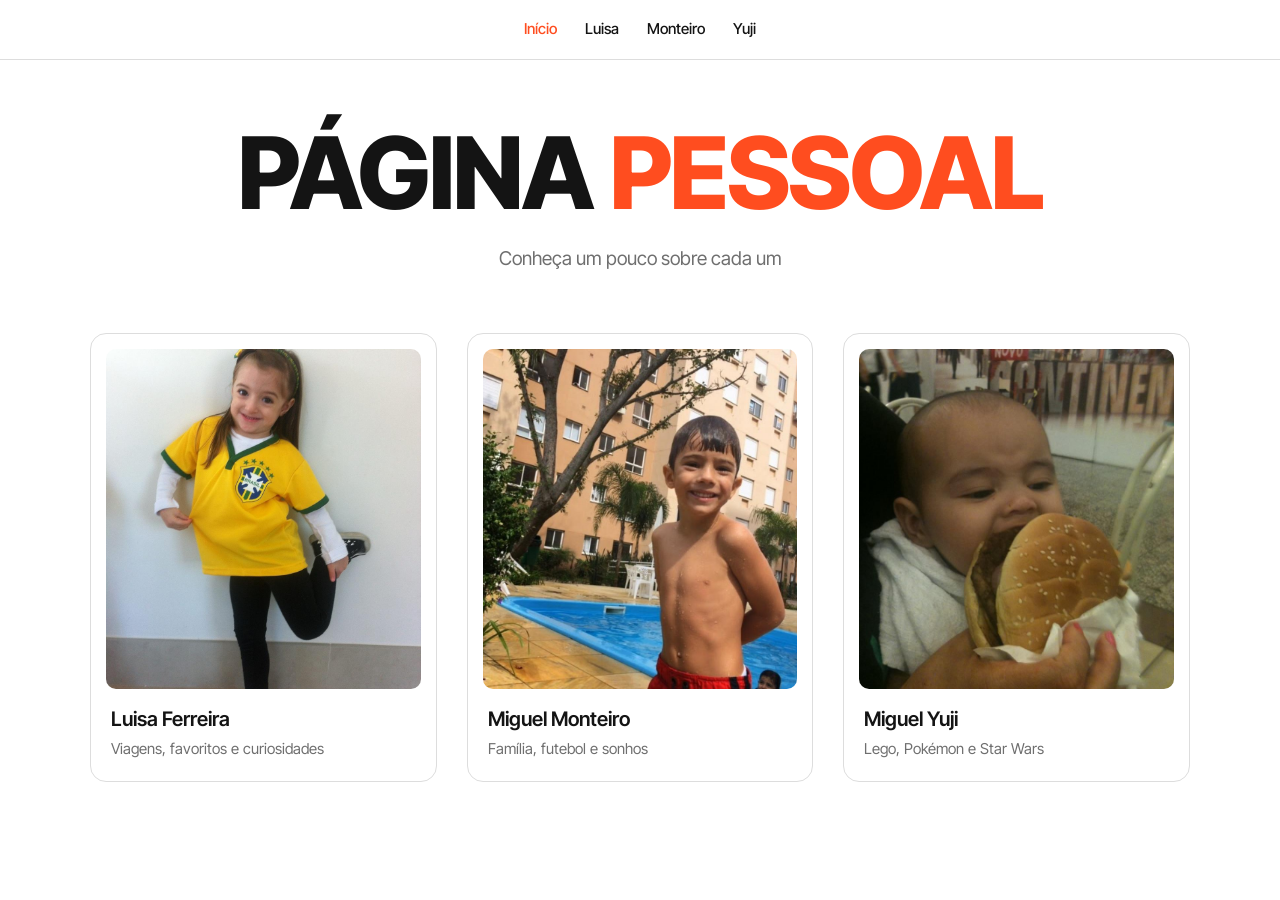
<file: index.html>
<!DOCTYPE html>
<html lang="pt-BR">
<head>
  <meta charset="UTF-8">
  <meta name="viewport" content="width=device-width, initial-scale=1.0">
  <title>Página inicial</title>
  <link href="https://fonts.googleapis.com/css2?family=Inter+Tight:wght@400;500;600;700;800&display=swap" rel="stylesheet">
  <link rel="stylesheet" href="style.css">
</head>
<body>

  <header>
    <div class="container topo">
      <nav>
        <a class="ativo" href="index.html">Início</a>
        <a href="luisa.html">Luisa</a>
        <a href="monteiro.html">Monteiro</a>
        <a href="Yuji.html">Yuji</a>
      </nav>
    </div>
  </header>

  <main>
    <section class="hero inicio">
      <div class="container">
        <h1 class="titulo grande">Página <span>pessoal</span></h1>
        <p class="bio">Conheça um pouco sobre cada um</p>

        <div class="cards perfis">
          <a class="card" href="luisa.html">
            <img src="fotosLuisa/bebe.jpeg" alt="Luisa criança">
            <div class="card-info">
              <div>
                <h3>Luisa Ferreira</h3>
                <p>Viagens, favoritos e curiosidades</p>
              </div>
            </div>
          </a>
          <a class="card" href="monteiro.html">
            <img src="fotosMonteiro/bebe.jpeg" alt="Miguel Monteiro criança">
            <div class="card-info">
              <div>
                <h3>Miguel Monteiro</h3>
                <p>Família, futebol e sonhos</p>
              </div>
            </div>
          </a>
          <a class="card" href="Yuji.html">
            <img src="fotosYuji/bebe.jpeg" alt="Miguel Yuji criança">
            <div class="card-info">
              <div>
                <h3>Miguel Yuji</h3>
                <p>Lego, Pokémon e Star Wars</p>
              </div>
            </div>
          </a>
        </div>
      </div>
    </section>
  </main>

</body>
</html>
</file>
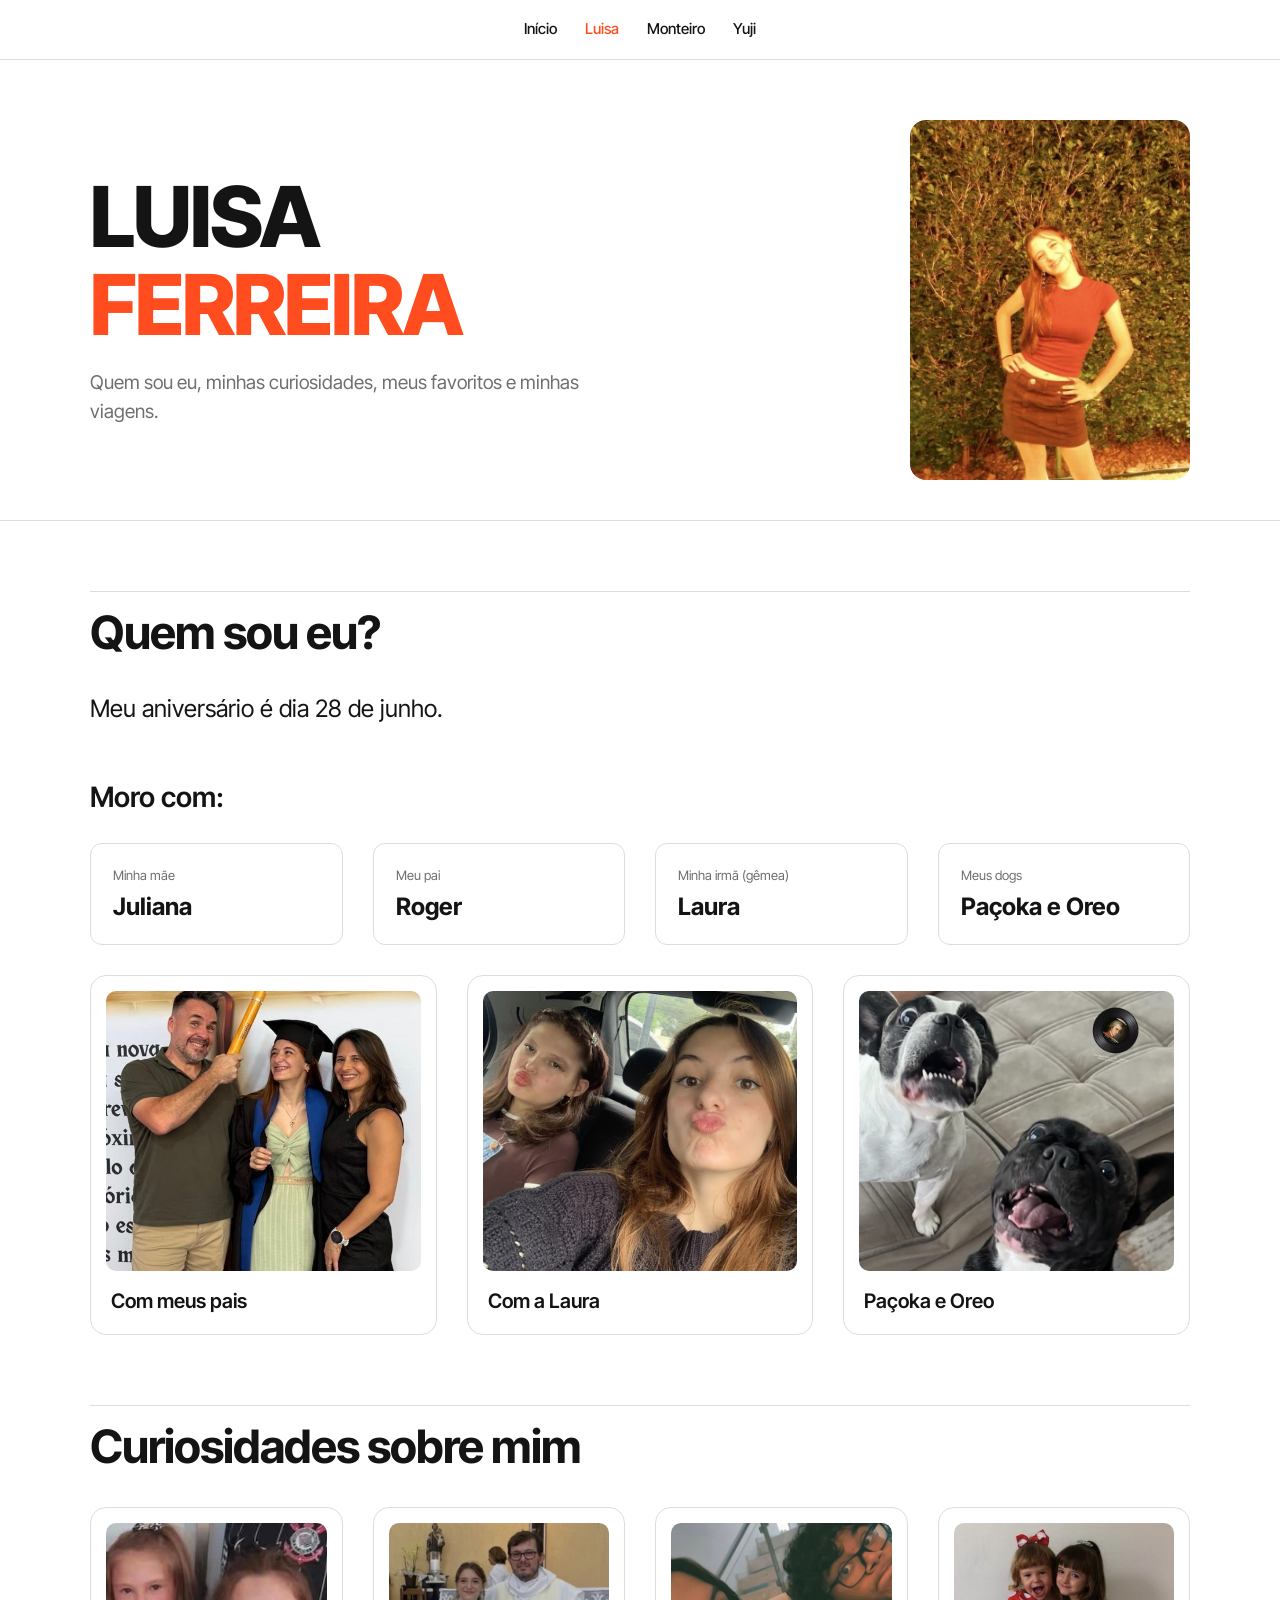
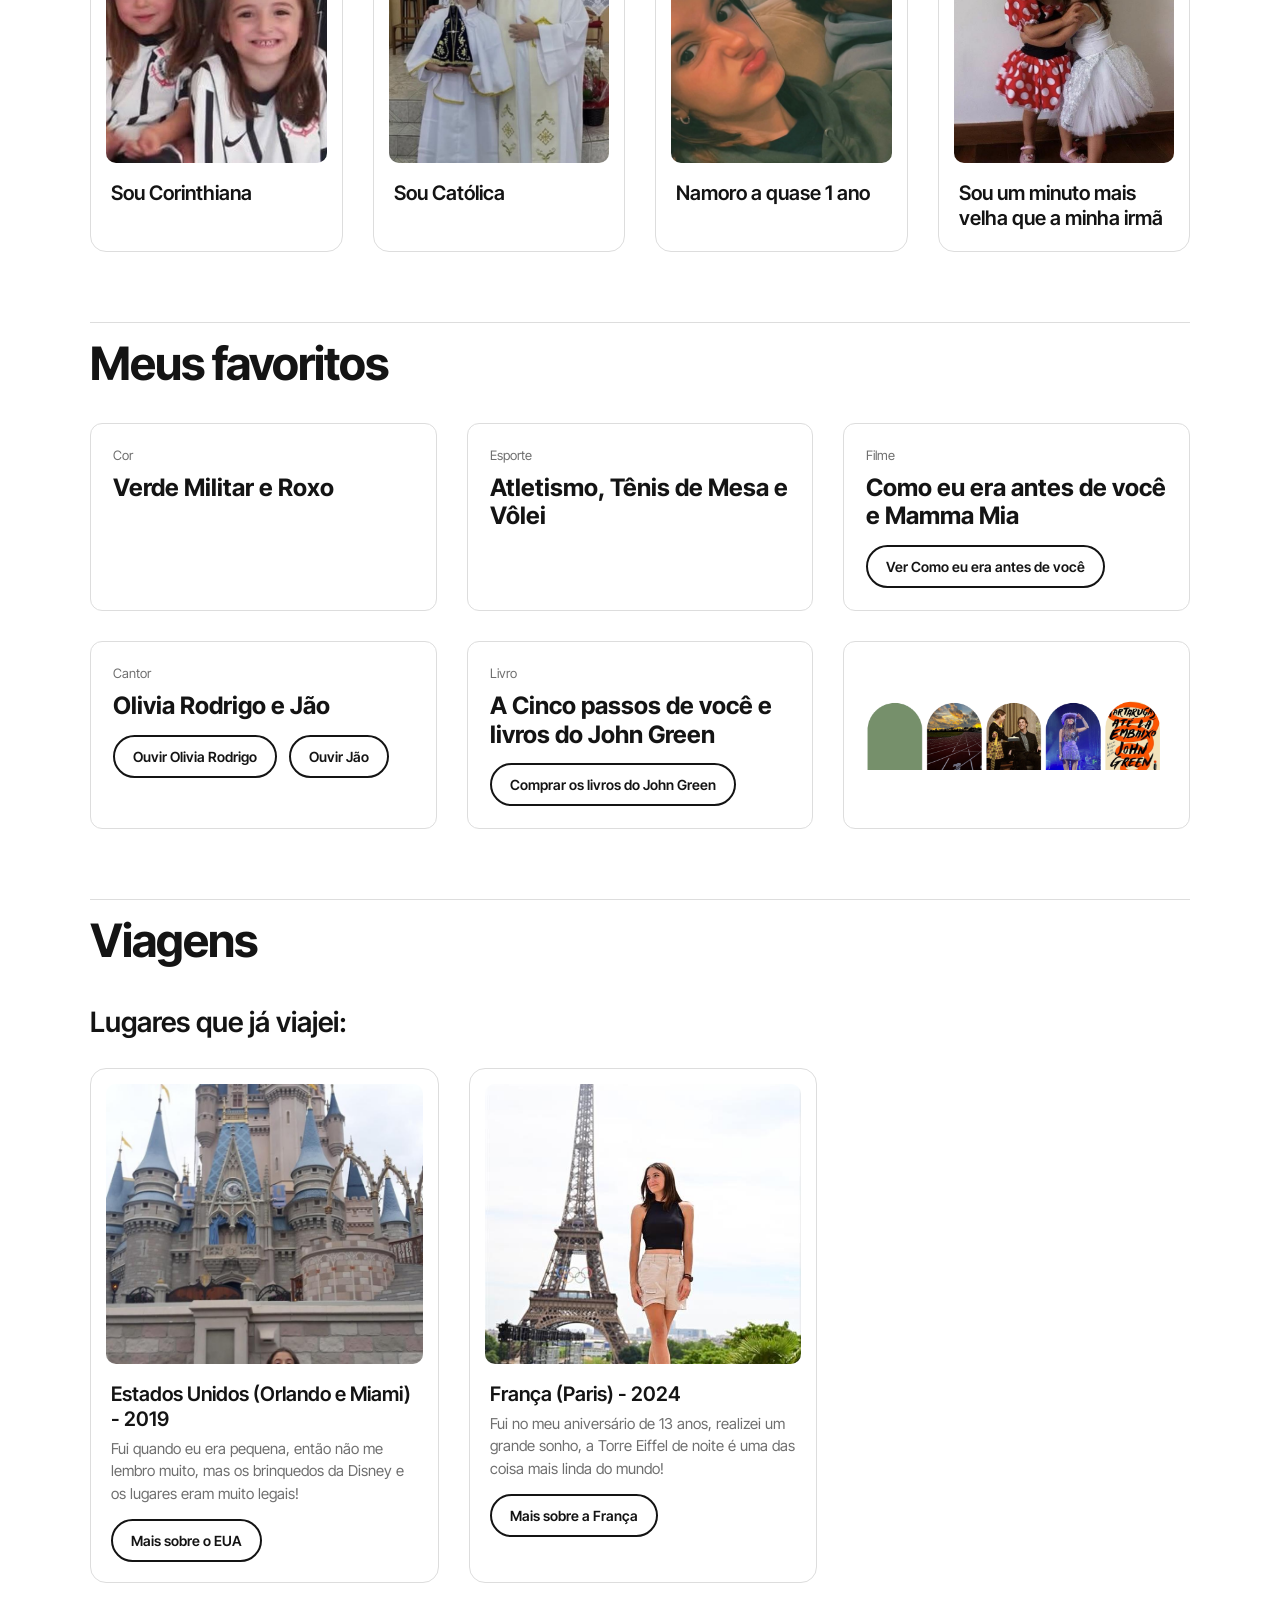
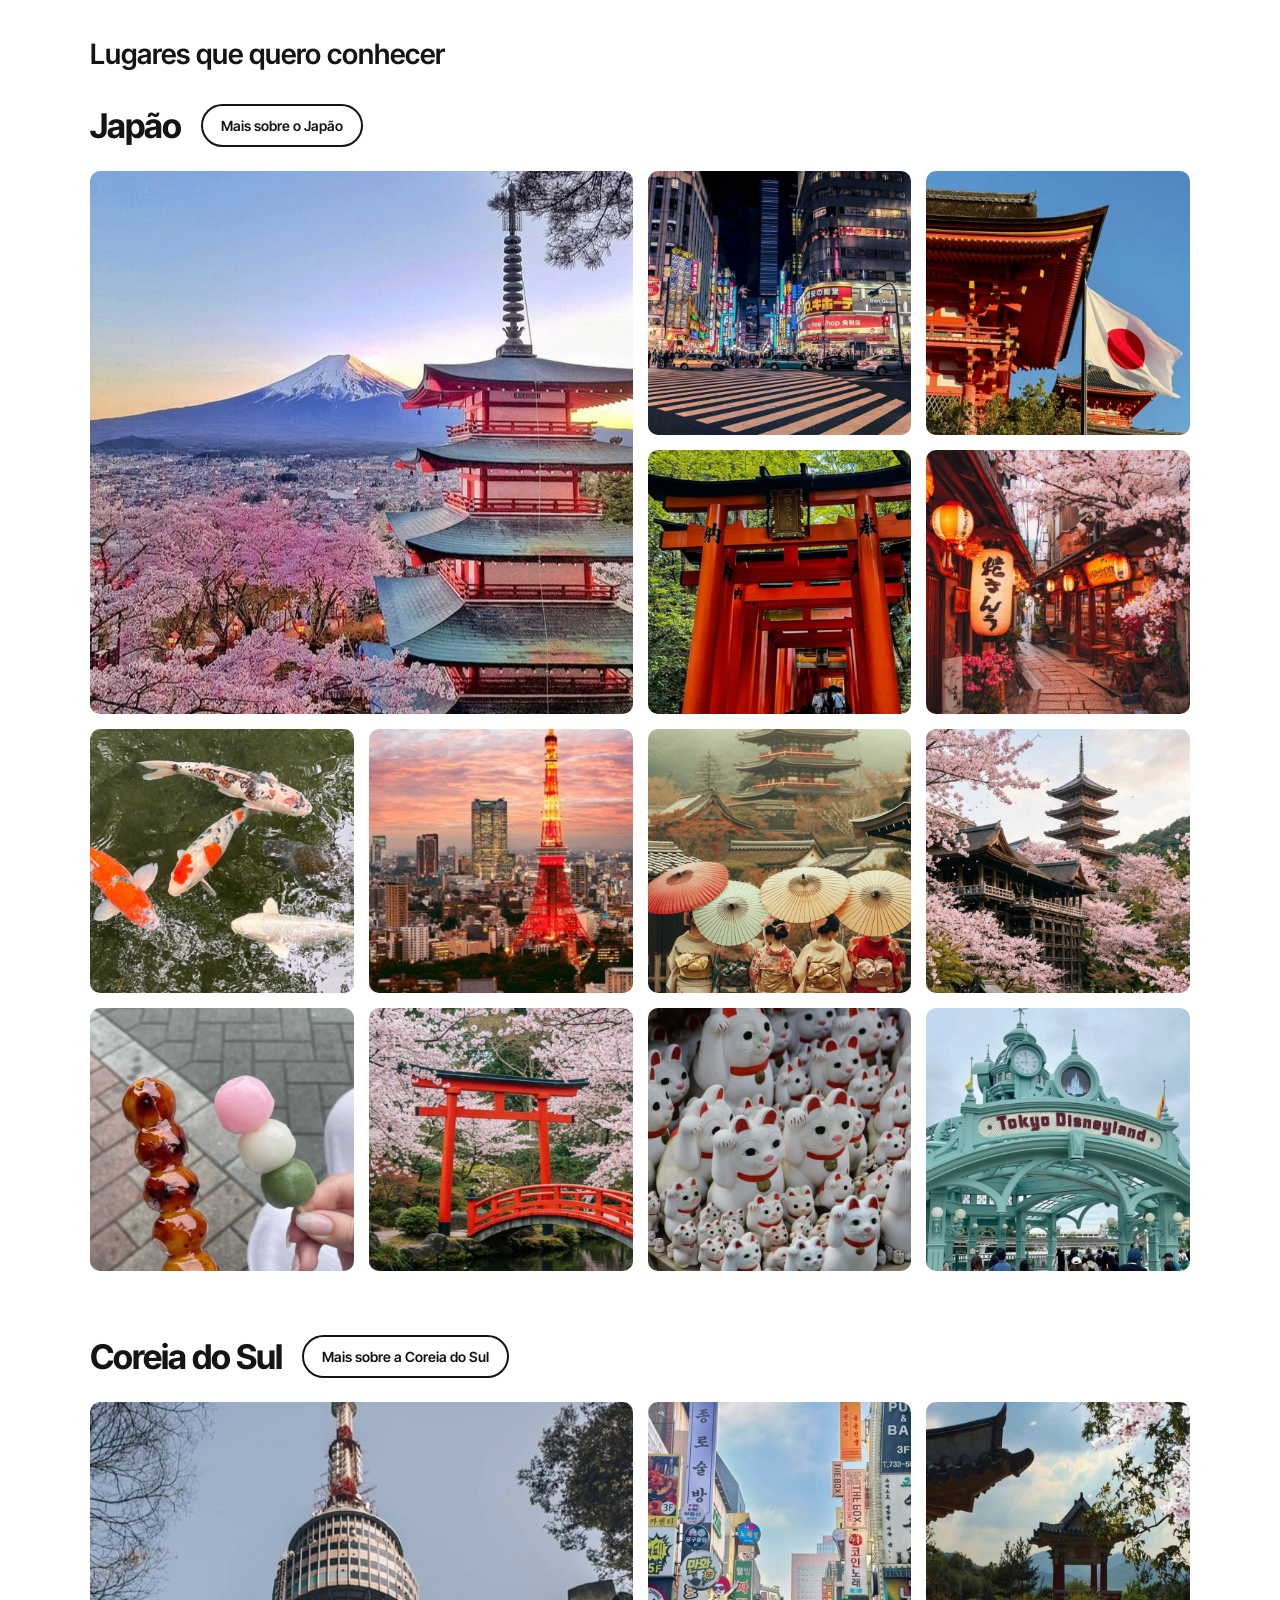
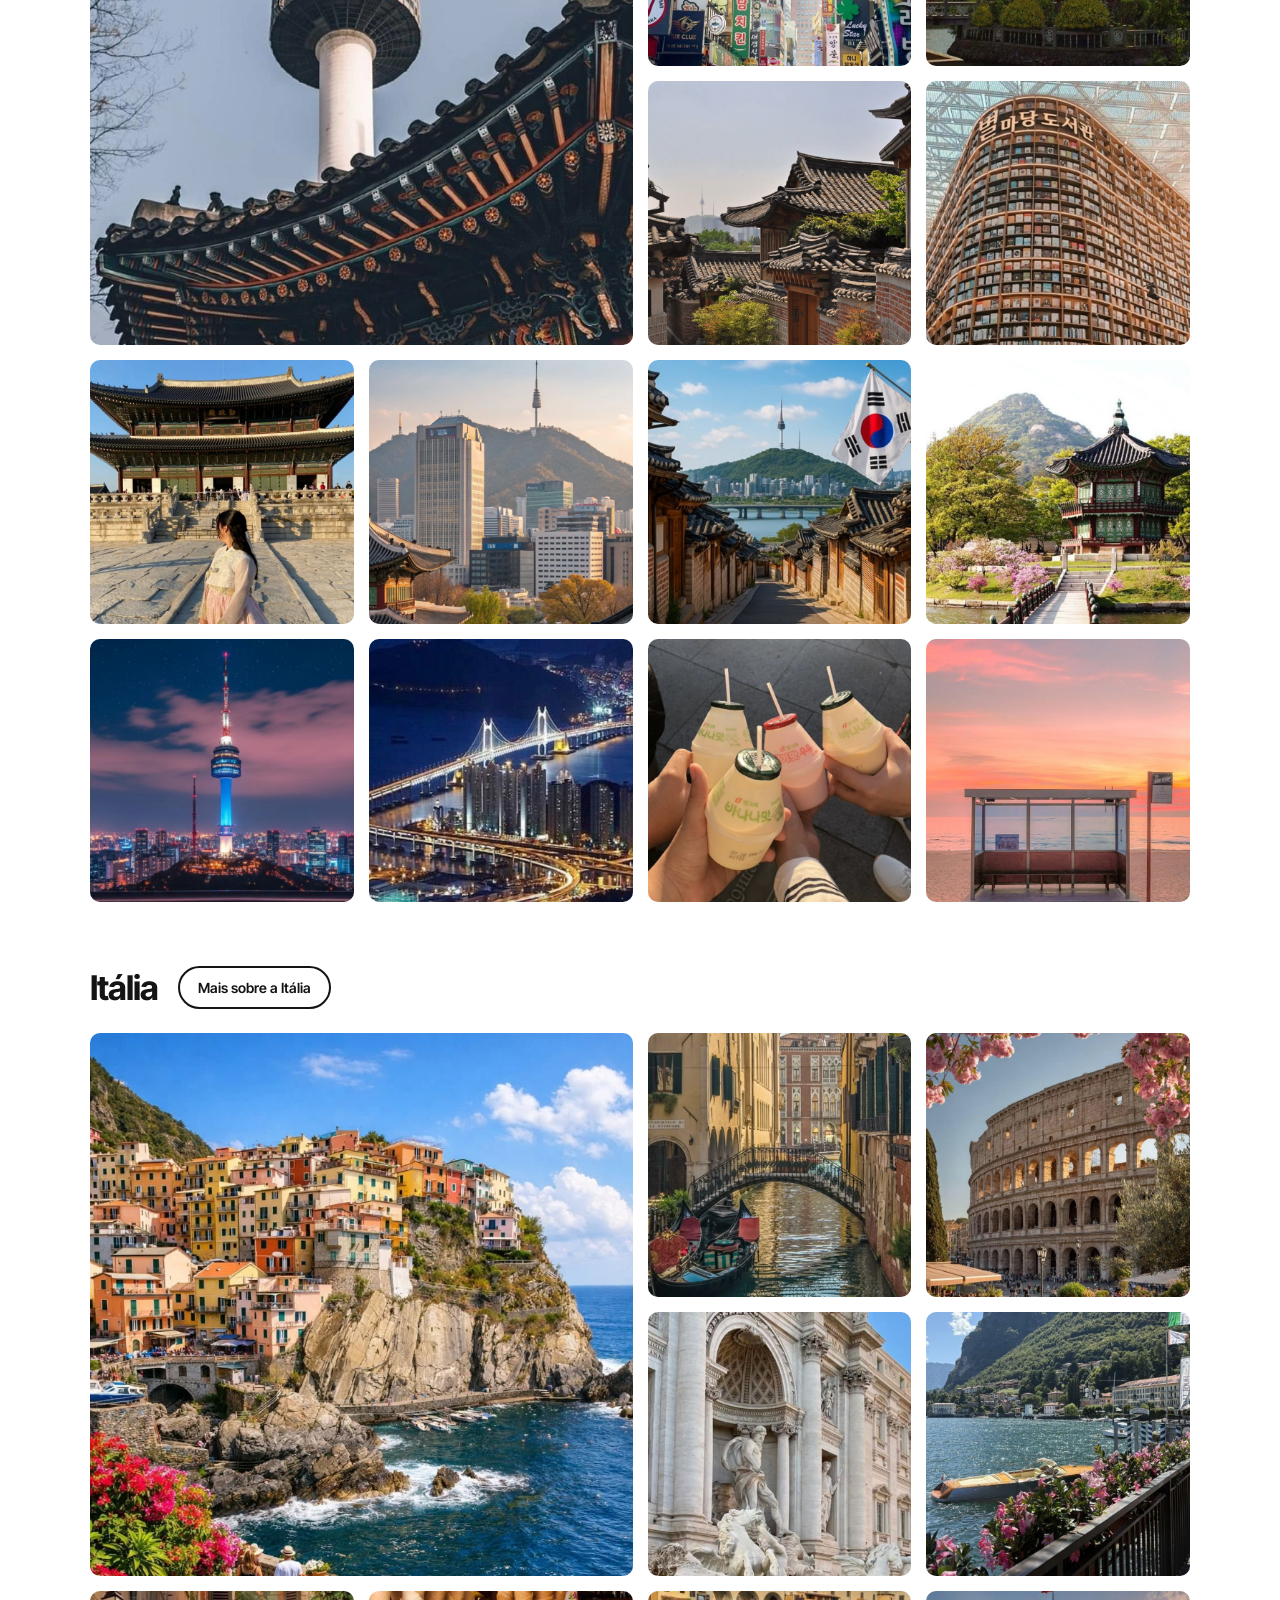
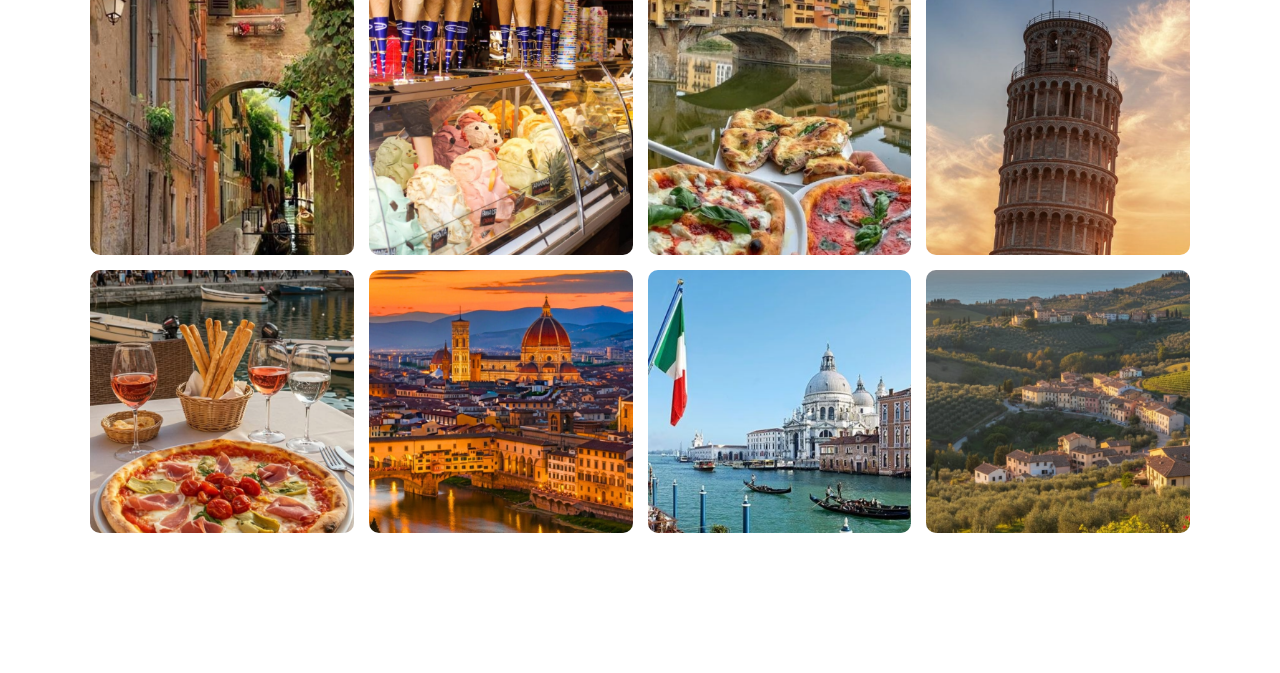
<file: luisa.html>
<!DOCTYPE html>
<html lang="pt-BR">
<head>
  <meta charset="UTF-8">
  <meta name="viewport" content="width=device-width, initial-scale=1.0">
  <title>Luisa Ferreira</title>
  <link rel="icon" href="fotosLuisa/star.png">
  <link href="https://fonts.googleapis.com/css2?family=Inter+Tight:wght@400;500;600;700;800&display=swap" rel="stylesheet">
  <link rel="stylesheet" href="style.css">
</head>
<body>

  <header>
    <div class="container topo">
      <nav>
        <a href="index.html">Início</a>
        <a class="ativo" href="luisa.html">Luisa</a>
        <a href="monteiro.html">Monteiro</a>
        <a href="Yuji.html">Yuji</a>
      </nav>
    </div>
  </header>

  <main>
    <section class="hero">
      <div class="container">
        <div class="hero-grid">
          <div>
            <h1 class="titulo">Luisa<br><span>Ferreira</span></h1>
            <p class="bio">Quem sou eu, minhas curiosidades, meus favoritos e minhas viagens.</p>
          </div>
          <img class="retrato" src="fotosLuisa/luisa_certo.jpg" alt="luisa">
        </div>
      </div>
    </section>

    <section class="secao">
      <div class="container">
        <hr>
        <h2>Quem sou eu?</h2>
        <p class="texto">Meu aniversário é dia 28 de junho.</p>

        <h3 class="subtitulo">Moro com:</h3>
        <div class="infos quatro">
          <div class="info">
            <span class="legenda">Minha mãe</span>
            <span class="valor">Juliana</span>
          </div>
          <div class="info">
            <span class="legenda">Meu pai</span>
            <span class="valor">Roger</span>
          </div>
          <div class="info">
            <span class="legenda">Minha irmã (gêmea)</span>
            <span class="valor">Laura</span>
          </div>
          <div class="info">
            <span class="legenda">Meus dogs</span>
            <span class="valor">Paçoka e Oreo</span>
          </div>
        </div>
        <div class="cards">
          <div class="card">
            <img src="fotosLuisa/Image (2).jpg" alt="luisa e os pais">
            <div class="card-info">
              <div>
                <h3>Com meus pais</h3>
              </div>
            </div>
          </div>
          <div class="card">
            <img src="fotosLuisa/eu e a laura.jpg" alt="luisa e laura">
            <div class="card-info">
              <div>
                <h3>Com a Laura</h3>
              </div>
            </div>
          </div>
          <div class="card">
            <img src="fotosLuisa/cachorrinhos.jpg" alt="cachorros da luisa">
            <div class="card-info">
              <div>
                <h3>Paçoka e Oreo</h3>
              </div>
            </div>
          </div>
        </div>
      </div>
    </section>

    <section class="secao">
      <div class="container">
        <hr>
        <h2>Curiosidades sobre mim</h2>
        <div class="cards quatro">
          <div class="card">
            <img src="fotosLuisa/corinthians.jpg" alt="corinthians">
            <div class="card-info">
              <div>
                <h3>Sou Corinthiana</h3>
              </div>
            </div>
          </div>
          <div class="card">
            <img src="fotosLuisa/católica.jpg" alt="católica">
            <div class="card-info">
              <div>
                <h3>Sou Católica</h3>
              </div>
            </div>
          </div>
          <div class="card">
            <img src="fotosLuisa/eu e henrique.jpg" alt="luisa e henrique">
            <div class="card-info">
              <div>
                <h3>Namoro a quase 1 ano</h3>
              </div>
            </div>
          </div>
          <div class="card">
            <img src="fotosLuisa/luisa e laura bebe.jpg" alt="eu e lau bebes">
            <div class="card-info">
              <div>
                <h3>Sou um minuto mais velha que a minha irmã</h3>
              </div>
            </div>
          </div>
        </div>
      </div>
    </section>

    <section class="secao">
      <div class="container">
        <hr>
        <h2>Meus favoritos</h2>
        <div class="infos">
          <div class="info">
            <span class="legenda">Cor</span>
            <span class="valor">Verde Militar e Roxo</span>
          </div>
          <div class="info">
            <span class="legenda">Esporte</span>
            <span class="valor">Atletismo, Tênis de Mesa e Vôlei</span>
          </div>
          <div class="info">
            <span class="legenda">Filme</span>
            <span class="valor">Como eu era antes de você e Mamma Mia</span>
            <a class="botao contorno" href="https://www.youtube.com/playlist?list=PLBKA1QHltYEzAsMDQ5SDbDw88w1NernqD" target="_blank">Ver Como eu era antes de você</a>
          </div>
          <div class="info">
            <span class="legenda">Cantor</span>
            <span class="valor">Olivia Rodrigo e Jão</span>
            <a class="botao contorno" href="https://www.youtube.com/watch?v=RlPNh_PBZb4&amp;list=RDEMMHT9C1kigUIRDbIkpBFZDQ&amp;index=6" target="_blank">Ouvir Olivia Rodrigo</a>
            <a class="botao contorno" href="https://www.youtube.com/watch?v=JdKDGAZaO9Y&amp;list=RDEMtG-mYY5hpTagp_2T4h4Fvw&amp;index=2" target="_blank">Ouvir Jão</a>
          </div>
          <div class="info">
            <span class="legenda">Livro</span>
            <span class="valor">A Cinco passos de você e livros do John Green</span>
            <a class="botao contorno" href="https://www.amazon.com.br/Livros-John-Green/s?rh=n%3A6740748011%2Cp_27%3AJohn%2BGreen" target="_blank">Comprar os livros do John Green</a>
          </div>
          <div class="info com-imagem">
            <img src="fotosLuisa/favorites.png" alt="minhas coisas favoritas">
          </div>
        </div>
      </div>
    </section>

    <section class="secao">
      <div class="container">
        <hr>
        <h2>Viagens</h2>
        <h3 class="subtitulo">Lugares que já viajei:</h3>
        <div class="cards dois">
          <div class="card">
            <img src="fotosLuisa/Image.jpg" alt="luisa no Estados Unidos">
            <div class="card-info">
              <div>
                <h3>Estados Unidos (Orlando e Miami) - 2019</h3>
                <p>Fui quando eu era pequena, então não me lembro muito, mas os brinquedos da Disney e os lugares eram muito legais!</p>
                <a class="botao contorno" href="https://www.intercultural.com.br/curiosidades-sobre-estados-unidos/" target="_blank">Mais sobre o EUA</a>
              </div>
            </div>
          </div>
          <div class="card">
            <img src="fotosLuisa/luisa em paris.jpg" alt="luisa em Paris">
            <div class="card-info">
              <div>
                <h3>França (Paris) - 2024</h3>
                <p>Fui no meu aniversário de 13 anos, realizei um grande sonho, a Torre Eiffel de noite é uma das coisa mais linda do mundo!</p>
                <a class="botao contorno" href="https://www.egali.com.br/blog/curiosidades-sobre-paris/" target="_blank">Mais sobre a França</a>
              </div>
            </div>
          </div>
        </div>

        <h3 class="subtitulo">Lugares que quero conhecer</h3>
        <div class="destino-topo">
          <h3>Japão</h3>
          <a class="botao contorno" href="https://www.airalo.com/pt-BR/blog/15-fun-facts-about-japan?srsltid=AfmBOooVGDtKptkJdgnWWtJA3HQVJdXRcsixbKv2KX6ORFh6yEFvBoAh" target="_blank">Mais sobre o Japão</a>
        </div>
        <div class="galeria">
          <img src="fotosLuisa/japão 1.jpg" alt="fotos do japão">
          <img src="fotosLuisa/japão 2.jpg" alt="fotos do japão">
          <img src="fotosLuisa/japão 3.png" alt="fotos do japão">
          <img src="fotosLuisa/japão 4.png" alt="fotos do japão">
          <img src="fotosLuisa/japão 5.png" alt="fotos do japão">
          <img src="fotosLuisa/japão 6.png" alt="fotos do japão">
          <img src="fotosLuisa/japão 7.png" alt="fotos do japão">
          <img src="fotosLuisa/japão 8.png" alt="fotos do japão">
          <img src="fotosLuisa/japão 9.png" alt="fotos do japão">
          <img src="fotosLuisa/japão10.png" alt="fotos do japão">
          <img src="fotosLuisa/japão 11.png" alt="fotos do japão">
          <img src="fotosLuisa/japão 12.png" alt="fotos do japão">
          <img src="fotosLuisa/japão 13.png" alt="fotos do japão">
        </div>
        <div class="destino-topo">
          <h3>Coreia do Sul</h3>
          <a class="botao contorno" href="https://www.yspanuslanguages.com/post/curiosidades-sobre-a-coreia-do-sul" target="_blank">Mais sobre a Coreia do Sul</a>
        </div>
        <div class="galeria">
          <img src="fotosLuisa/coreia 1.png" alt="fotos da coreia">
          <img src="fotosLuisa/coreia 2.png" alt="fotos da coreia">
          <img src="fotosLuisa/coreia 3.png" alt="fotos da coreia">
          <img src="fotosLuisa/coreia 4.png" alt="fotos da coreia">
          <img src="fotosLuisa/coreia 5.png" alt="fotos da coreia">
          <img src="fotosLuisa/coreia 6.png" alt="fotos da coreia">
          <img src="fotosLuisa/coreia 7.png" alt="fotos da coreia">
          <img src="fotosLuisa/coreia 8.png" alt="fotos da coreia">
          <img src="fotosLuisa/coreia 9.png" alt="fotos da coreia">
          <img src="fotosLuisa/coreia 10.png" alt="fotos da coreia">
          <img src="fotosLuisa/coreia 11.png" alt="fotos da coreia">
          <img src="fotosLuisa/coreia 12.png" alt="fotos da coreia">
          <img src="fotosLuisa/coreia 13.png" alt="fotos da coreia">
        </div>
        <div class="destino-topo">
          <h3>Itália</h3>
          <a class="botao contorno" href="https://www.casanuova.com.br/blog/49" target="_blank">Mais sobre a Itália</a>
        </div>
        <div class="galeria">
          <img src="fotosLuisa/itália 1.png" alt="fotos da Itália">
          <img src="fotosLuisa/itália 2.png" alt="fotos da Itália">
          <img src="fotosLuisa/itália 3.png" alt="fotos da Itália">
          <img src="fotosLuisa/itália 4.png" alt="fotos da Itália">
          <img src="fotosLuisa/itália 5.png" alt="fotos da Itália">
          <img src="fotosLuisa/itália 6.png" alt="fotos da Itália">
          <img src="fotosLuisa/itália 7.png" alt="fotos da Itália">
          <img src="fotosLuisa/itália 8.png" alt="fotos da Itália">
          <img src="fotosLuisa/itália 9.png" alt="fotos da Itália">
          <img src="fotosLuisa/itália 10.png" alt="fotos da Itália">
          <img src="fotosLuisa/itália 11.png" alt="fotos da Itália">
          <img src="fotosLuisa/itália 12.png" alt="fotos da Itália">
          <img src="fotosLuisa/itália 13.png" alt="fotos da Itália">
        </div>
      </div>
    </section>
  </main>

</body>
</html>
</file>
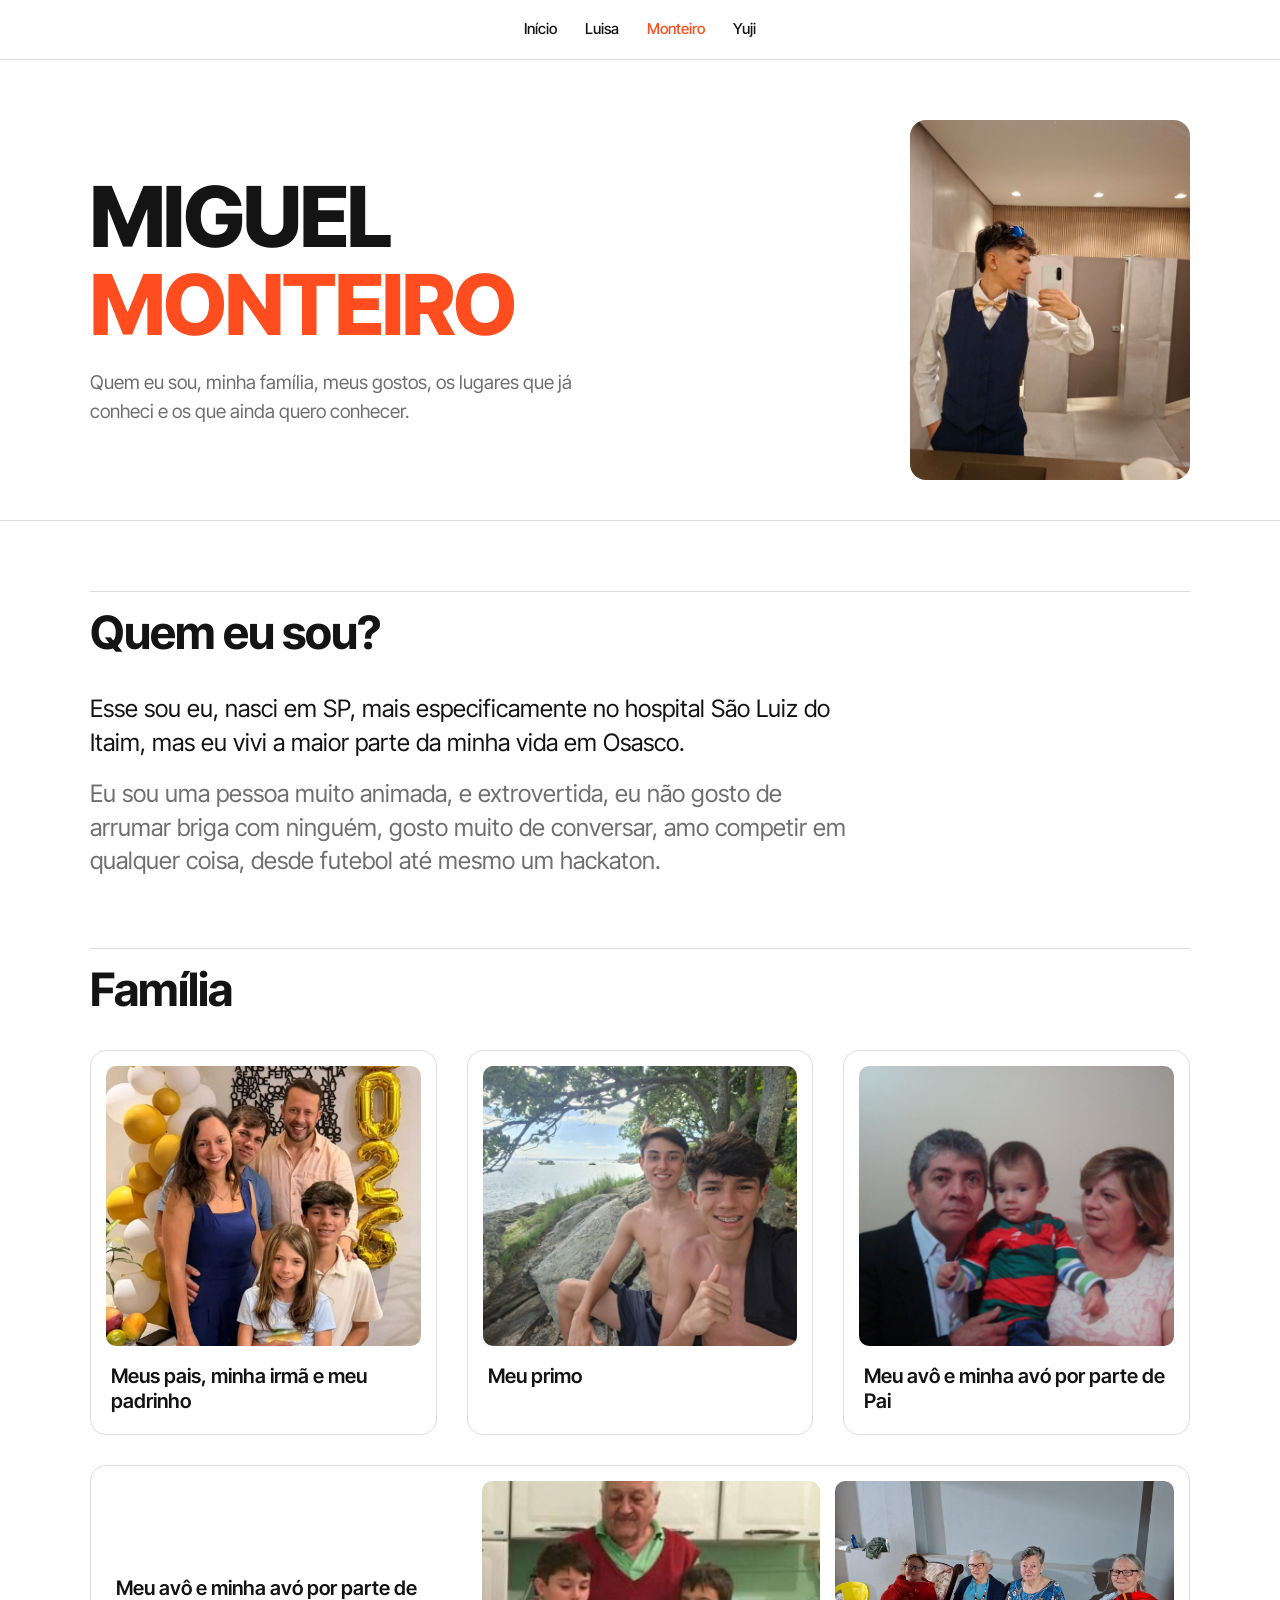
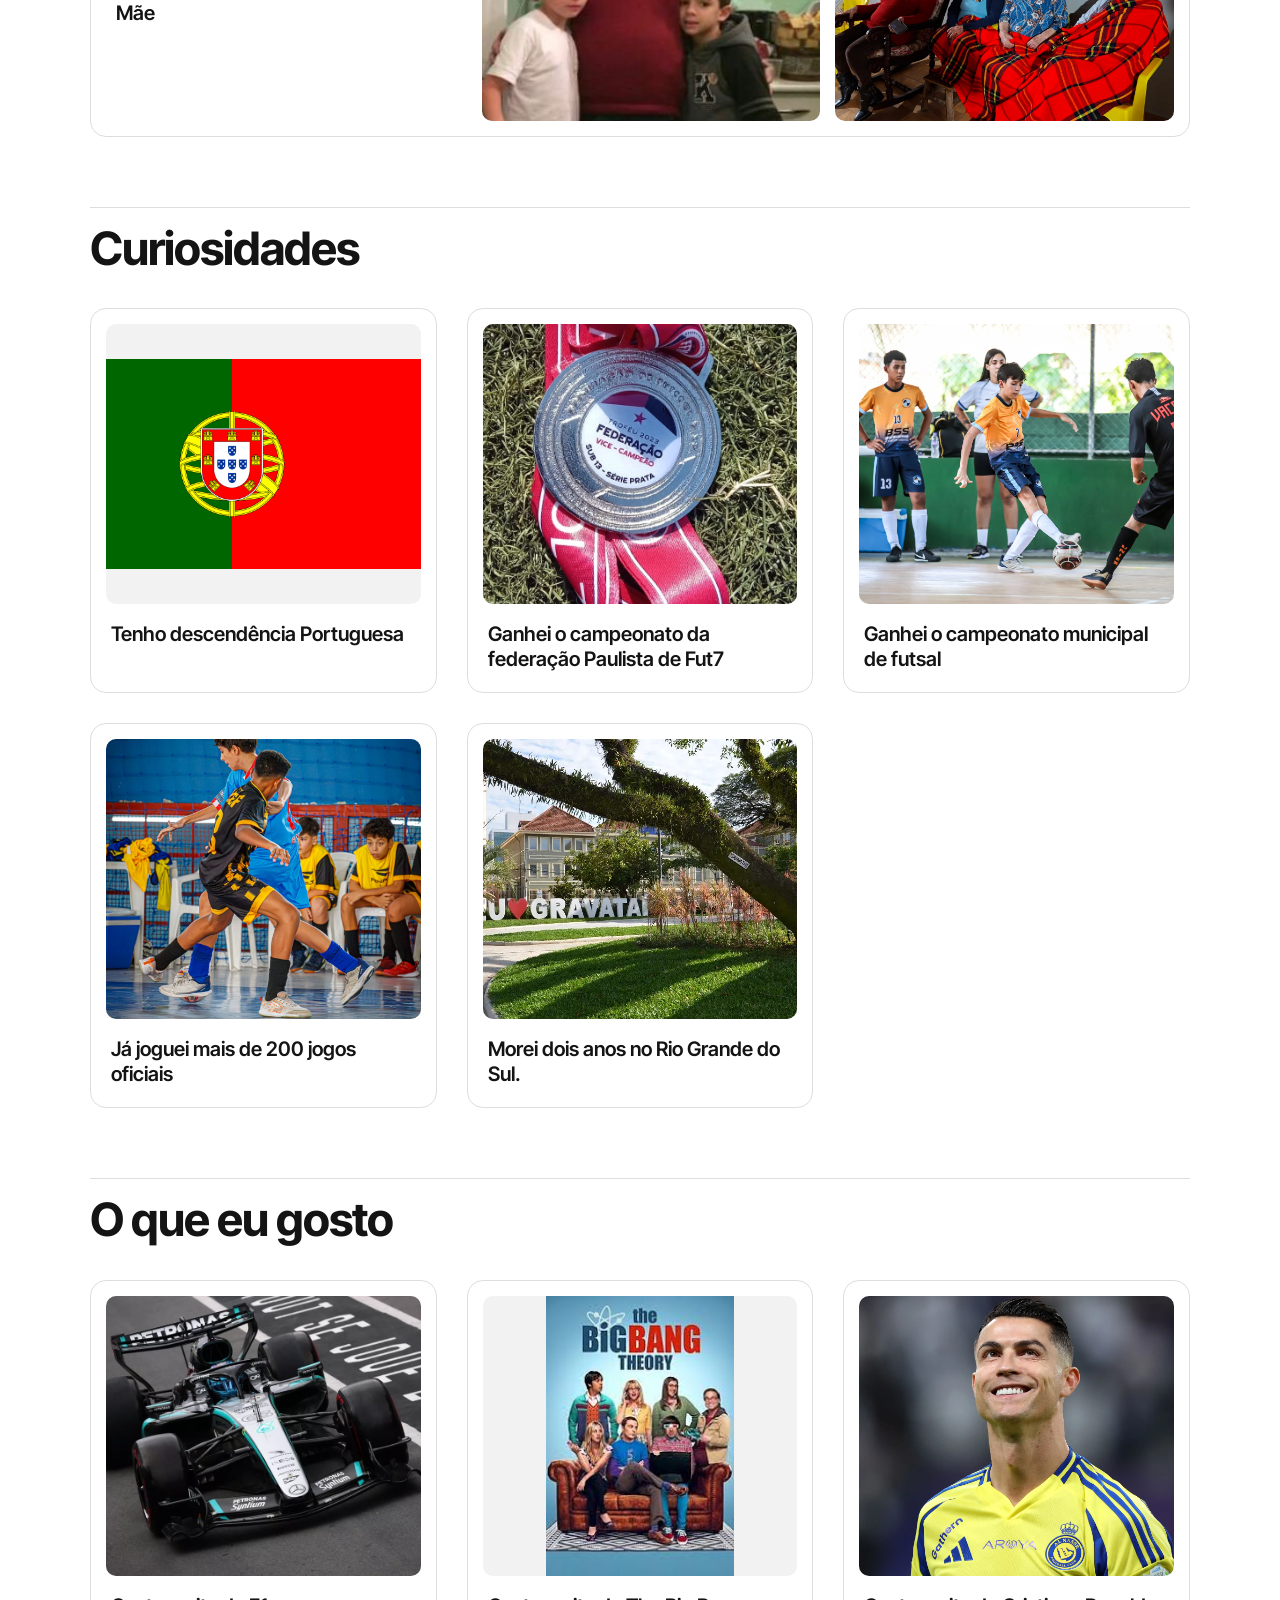
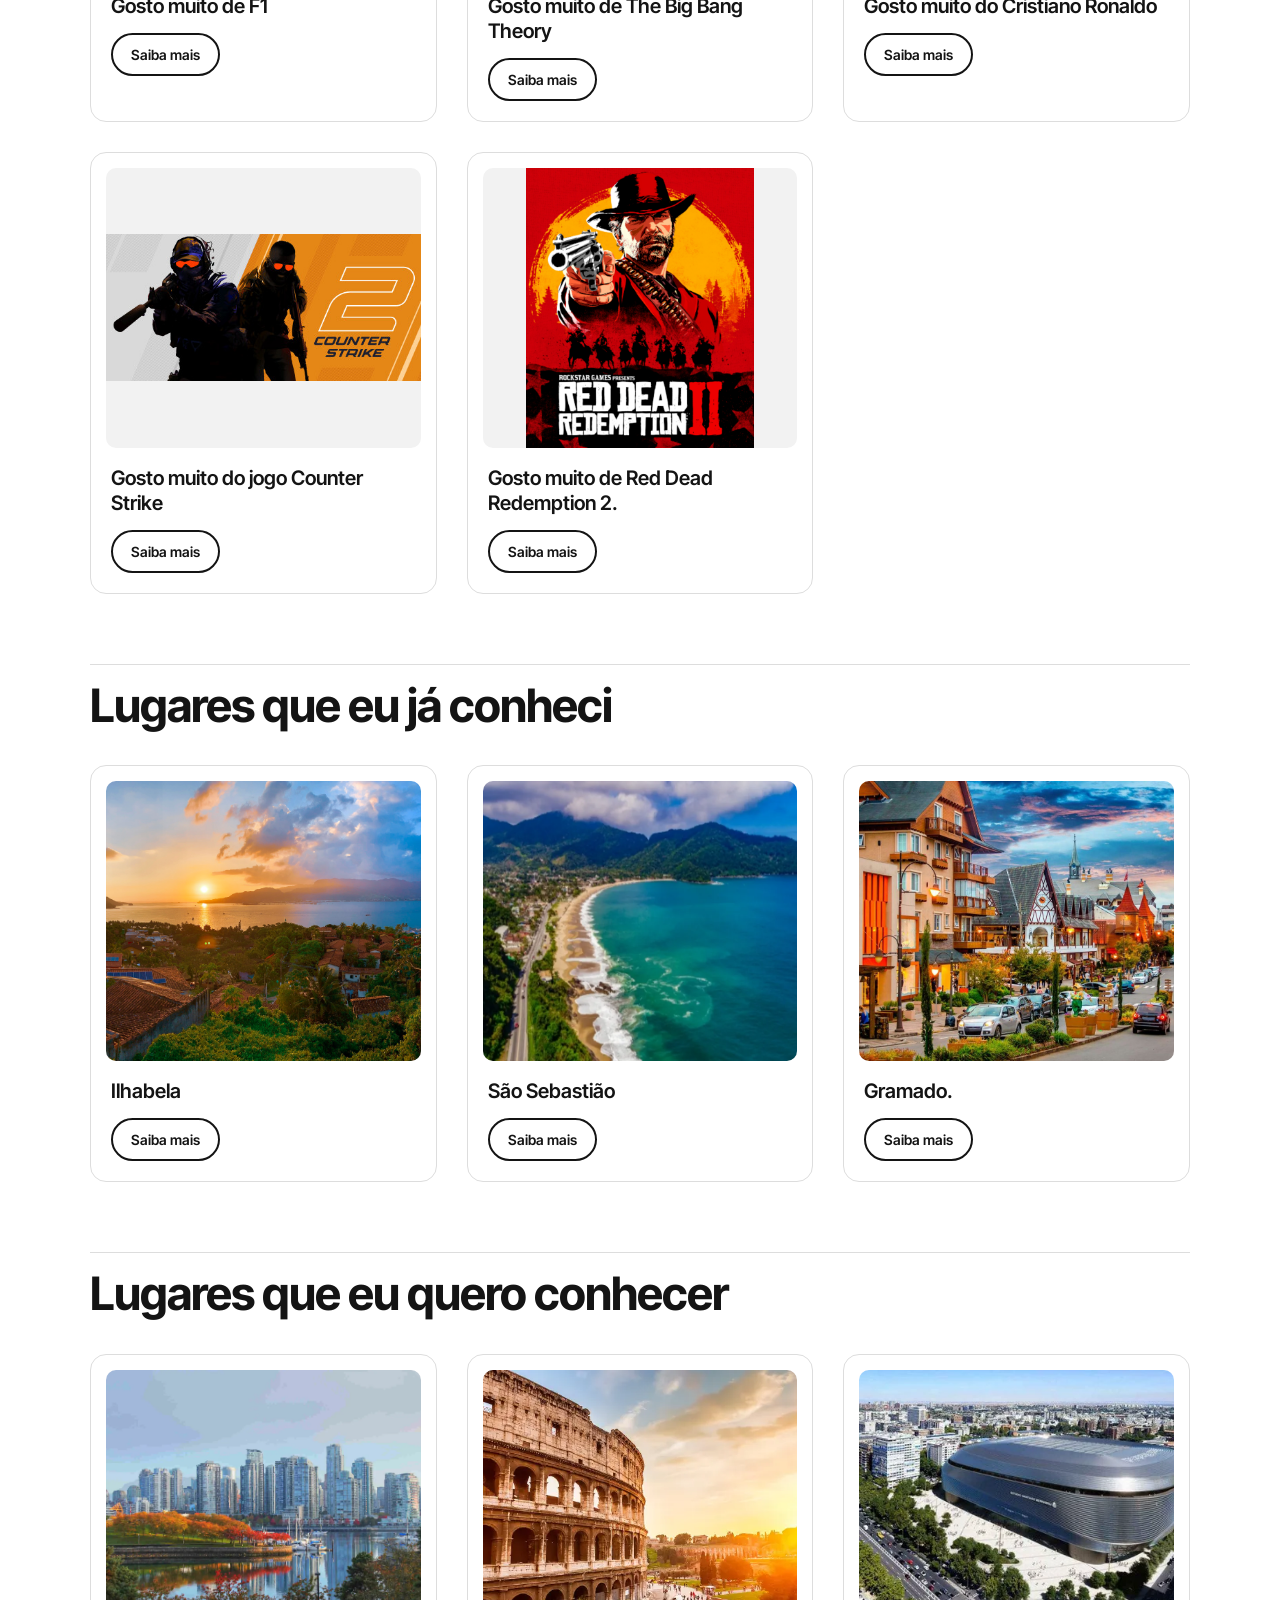
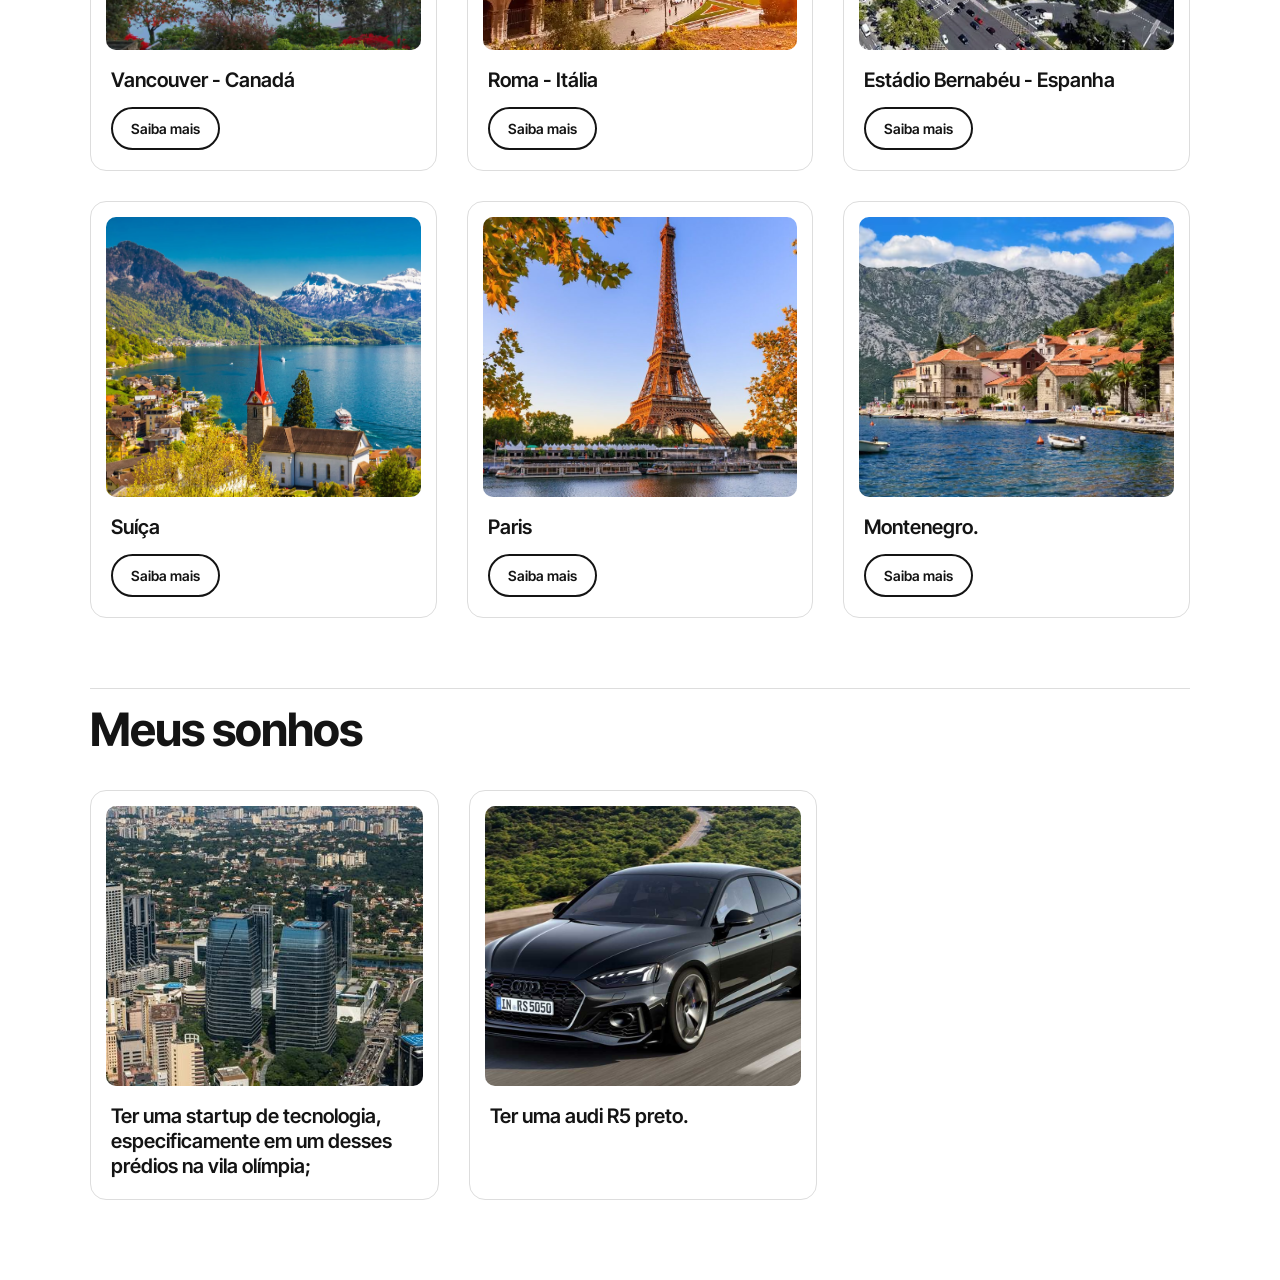
<file: monteiro.html>
<!DOCTYPE html>
<html lang="pt-BR">
<head>
  <meta charset="UTF-8">
  <meta name="viewport" content="width=device-width, initial-scale=1.0">
  <title>Miguel Monteiro</title>
  <link rel="icon" href="fotosMonteiro/Portuguesa_de_Desportos-1990.svg.png">
  <link href="https://fonts.googleapis.com/css2?family=Inter+Tight:wght@400;500;600;700;800&display=swap" rel="stylesheet">
  <link rel="stylesheet" href="style.css">
</head>
<body>

  <header>
    <div class="container topo">
      <nav>
        <a href="index.html">Início</a>
        <a href="luisa.html">Luisa</a>
        <a class="ativo" href="monteiro.html">Monteiro</a>
        <a href="Yuji.html">Yuji</a>
      </nav>
    </div>
  </header>

  <main>
    <section class="hero">
      <div class="container">
        <div class="hero-grid">
          <div>
            <h1 class="titulo">Miguel<br><span>Monteiro</span></h1>
            <p class="bio">Quem eu sou, minha família, meus gostos, os lugares que já conheci e os que ainda quero conhecer.</p>
          </div>
          <img class="retrato" src="fotosMonteiro/terno.jpeg" alt="Foto de Miguel">
        </div>
      </div>
    </section>

    <section class="secao">
      <div class="container">
        <hr>
        <h2>Quem eu sou?</h2>
        <p class="texto">Esse sou eu, nasci em SP, mais especificamente no hospital São Luiz do Itaim, mas eu vivi a maior parte da minha vida em Osasco.</p>
        <p class="texto">Eu sou uma pessoa muito animada, e extrovertida, eu não gosto de arrumar briga com ninguém, gosto muito de conversar, amo competir em qualquer coisa, desde futebol até mesmo um hackaton.</p>
      </div>
    </section>

    <section class="secao">
      <div class="container">
        <hr>
        <h2>Família</h2>
        <div class="cards">
          <div class="card">
            <img src="fotosMonteiro/familia.jpeg" alt="Foto da familia de Miguel">
            <div class="card-info">
              <div>
                <h3>Meus pais, minha irmã e meu padrinho</h3>
              </div>
            </div>
          </div>
          <div class="card">
            <img src="fotosMonteiro/primo.jpeg" alt="Foto de Miguel e seu primo">
            <div class="card-info">
              <div>
                <h3>Meu primo</h3>
              </div>
            </div>
          </div>
          <div class="card">
            <img src="fotosMonteiro/familiaMonteiro.jpeg" alt="Foto de Miguel com sua avó e seu avô por parte de Pai">
            <div class="card-info">
              <div>
                <h3>Meu avô e minha avó por parte de Pai</h3>
              </div>
            </div>
          </div>
          <div class="card card-largo">
            <div class="card-info">
              <div>
                <h3>Meu avô e minha avó por parte de Mãe</h3>
              </div>
            </div>
            <div class="fotos">
              <img src="fotosMonteiro/vovoMaldonado.jpeg" alt="Foto de Miguel com seu avô por parte de Mãe">
              <img src="fotosMonteiro/vovos.jpeg" alt="Foto da avó de Miguel com suas irmãs">
            </div>
          </div>
        </div>
      </div>
    </section>

    <section class="secao">
      <div class="container">
        <hr>
        <h2>Curiosidades</h2>
        <div class="cards">
          <div class="card">
            <img class="contain" src="fotosMonteiro/Flag_of_Portugal.svg.png" alt="Foto da Bandeira de Portugal">
            <div class="card-info">
              <div>
                <h3>Tenho descendência Portuguesa</h3>
              </div>
            </div>
          </div>
          <div class="card">
            <img src="fotosMonteiro/medalha_federacao.jpeg" alt="Foto da medalha do campeonato Paulista de fut7">
            <div class="card-info">
              <div>
                <h3>Ganhei o campeonato da federação Paulista de Fut7</h3>
              </div>
            </div>
          </div>
          <div class="card">
            <img src="fotosMonteiro/company.jpeg" alt="Foto de Miguel jogando futsal">
            <div class="card-info">
              <div>
                <h3>Ganhei o campeonato municipal de futsal</h3>
              </div>
            </div>
          </div>
          <div class="card">
            <img src="fotosMonteiro/federacao.jpeg" alt="Foto de Miguel jogando futsal">
            <div class="card-info">
              <div>
                <h3>Já joguei mais de 200 jogos oficiais</h3>
              </div>
            </div>
          </div>
          <div class="card">
            <img src="fotosMonteiro/GRAVATAI-CENTRAL.jpeg" alt="Foto de Gravataí - Rio Grande do Sul">
            <div class="card-info">
              <div>
                <h3>Morei dois anos no Rio Grande do Sul.</h3>
              </div>
            </div>
          </div>
        </div>
      </div>
    </section>

    <section class="secao">
      <div class="container">
        <hr>
        <h2>O que eu gosto</h2>
        <div class="cards">
          <div class="card">
            <img src="fotosMonteiro/george-russell-mercedes.webp" alt="Carro de f1 da mercedes">
            <div class="card-info">
              <div>
                <h3>Gosto muito de F1</h3>
                <a class="botao contorno" href="https://www.mercedesamgf1.com/" target="_blank">Saiba mais</a>
              </div>
            </div>
          </div>
          <div class="card">
            <img class="contain" src="fotosMonteiro/theBigBang.jpg" alt="Foto da capa da série The big bang Theory">
            <div class="card-info">
              <div>
                <h3>Gosto muito de The Big Bang Theory</h3>
                <a class="botao contorno" href="https://pt.wikipedia.org/wiki/The_Big_Bang_Theory_(7.%C2%AA_temporada)" target="_blank">Saiba mais</a>
              </div>
            </div>
          </div>
          <div class="card">
            <img src="fotosMonteiro/cris.jpeg" alt="Foto do jogador de futebol Cristiano Ronaldo">
            <div class="card-info">
              <div>
                <h3>Gosto muito do Cristiano Ronaldo</h3>
                <a class="botao contorno" href="https://pt.wikipedia.org/wiki/Cristiano_Ronaldo" target="_blank">Saiba mais</a>
              </div>
            </div>
          </div>
          <div class="card">
            <img class="contain" src="fotosMonteiro/cs2.jpg" alt="Foto da capa do jogo counter-strike 2">
            <div class="card-info">
              <div>
                <h3>Gosto muito do jogo Counter Strike</h3>
                <a class="botao contorno" href="https://www.counter-strike.net/cs2" target="_blank">Saiba mais</a>
              </div>
            </div>
          </div>
          <div class="card">
            <img class="contain" src="fotosMonteiro/Red_Dead_Redemption_2.png" alt="Foto da capa do jogo red dead redemption 2">
            <div class="card-info">
              <div>
                <h3>Gosto muito de Red Dead Redemption 2.</h3>
                <a class="botao contorno" href="https://www.rockstargames.com/br/reddeadredemption2" target="_blank">Saiba mais</a>
              </div>
            </div>
          </div>
        </div>
      </div>
    </section>

    <section class="secao">
      <div class="container">
        <hr>
        <h2>Lugares que eu já conheci</h2>
        <div class="cards">
          <div class="card">
            <img src="fotosMonteiro/Ilhabela.jpg" alt="Foto da paisagem de Ilhabela">
            <div class="card-info">
              <div>
                <h3>Ilhabela</h3>
                <a class="botao contorno" href="https://pt.wikipedia.org/wiki/Ilhabela" target="_blank">Saiba mais</a>
              </div>
            </div>
          </div>
          <div class="card">
            <img src="fotosMonteiro/saoSebastiao.webp" alt="Foto da orla da praia de São Sebastião">
            <div class="card-info">
              <div>
                <h3>São Sebastião</h3>
                <a class="botao contorno" href="https://pt.wikipedia.org/wiki/S%C3%A3o_Sebasti%C3%A3o_(S%C3%A3o_Paulo)" target="_blank">Saiba mais</a>
              </div>
            </div>
          </div>
          <div class="card">
            <img src="fotosMonteiro/Gramado.jpg" alt="Foto da cidade de Gramado">
            <div class="card-info">
              <div>
                <h3>Gramado.</h3>
                <a class="botao contorno" href="https://pt.wikipedia.org/wiki/Gramado" target="_blank">Saiba mais</a>
              </div>
            </div>
          </div>
        </div>
      </div>
    </section>

    <section class="secao">
      <div class="container">
        <hr>
        <h2>Lugares que eu quero conhecer</h2>
        <div class="cards">
          <div class="card">
            <img src="fotosMonteiro/vancouver.webp" alt="Foto da cidade de vancouver - Canadá">
            <div class="card-info">
              <div>
                <h3>Vancouver - Canadá</h3>
                <a class="botao contorno" href="https://pt.wikipedia.org/wiki/Vancouver" target="_blank">Saiba mais</a>
              </div>
            </div>
          </div>
          <div class="card">
            <img src="fotosMonteiro/coliseu.webp" alt="Foto do Coliseu - Itália">
            <div class="card-info">
              <div>
                <h3>Roma - Itália</h3>
                <a class="botao contorno" href="https://pt.wikipedia.org/wiki/Roma" target="_blank">Saiba mais</a>
              </div>
            </div>
          </div>
          <div class="card">
            <img src="fotosMonteiro/Bernabeu.webp" alt="Foto do estádio do Real Madrid - Espanha">
            <div class="card-info">
              <div>
                <h3>Estádio Bernabéu - Espanha</h3>
                <a class="botao contorno" href="https://pt.wikipedia.org/wiki/Est%C3%A1dio_Santiago_Bernab%C3%A9u" target="_blank">Saiba mais</a>
              </div>
            </div>
          </div>
          <div class="card">
            <img src="fotosMonteiro/suica.webp" alt="Foto da paisagem da Suiça">
            <div class="card-info">
              <div>
                <h3>Suíça</h3>
                <a class="botao contorno" href="https://pt.wikipedia.org/wiki/Su%C3%AD%C3%A7a" target="_blank">Saiba mais</a>
              </div>
            </div>
          </div>
          <div class="card">
            <img src="fotosMonteiro/Paris.jpg" alt="Foto da torre Eiffel">
            <div class="card-info">
              <div>
                <h3>Paris</h3>
                <a class="botao contorno" href="https://pt.wikipedia.org/wiki/Paris" target="_blank">Saiba mais</a>
              </div>
            </div>
          </div>
          <div class="card">
            <img src="fotosMonteiro/MonteNegro.avif" alt="Foto de uma cidade em Monte Negro">
            <div class="card-info">
              <div>
                <h3>Montenegro.</h3>
                <a class="botao contorno" href="https://pt.wikipedia.org/wiki/Montenegro" target="_blank">Saiba mais</a>
              </div>
            </div>
          </div>
        </div>
      </div>
    </section>

    <section class="secao">
      <div class="container">
        <hr>
        <h2>Meus sonhos</h2>
        <div class="cards dois">
          <div class="card">
            <img src="fotosMonteiro/prediosVilaOlimpia.jpg" alt="Prédios da vila olímpia">
            <div class="card-info">
              <div>
                <h3>Ter uma startup de tecnologia, especificamente em um desses prédios na vila olímpia;</h3>
              </div>
            </div>
          </div>
          <div class="card">
            <img src="fotosMonteiro/Audi-RS5.jpg" alt="Foto do carro da Audi-RS5">
            <div class="card-info">
              <div>
                <h3>Ter uma audi R5 preto.</h3>
              </div>
            </div>
          </div>
        </div>
      </div>
    </section>
  </main>

</body>
</html>
</file>
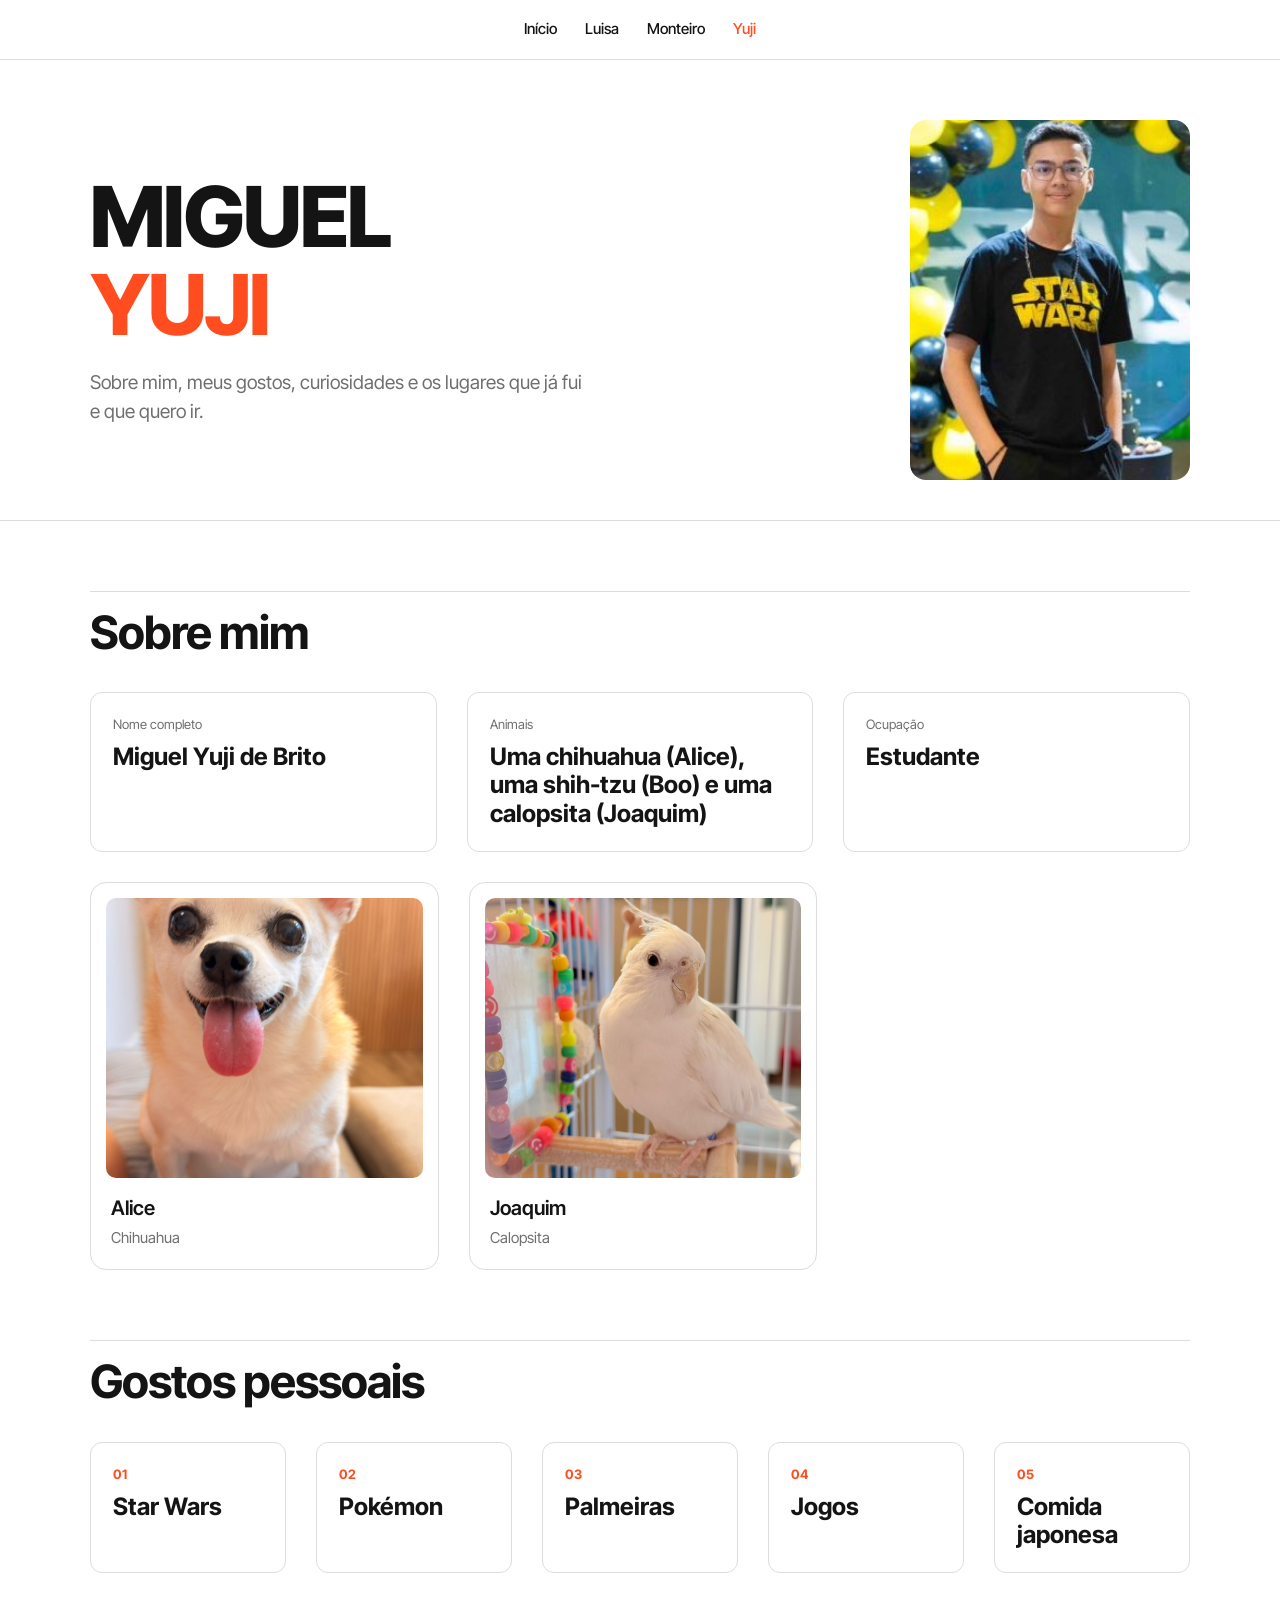
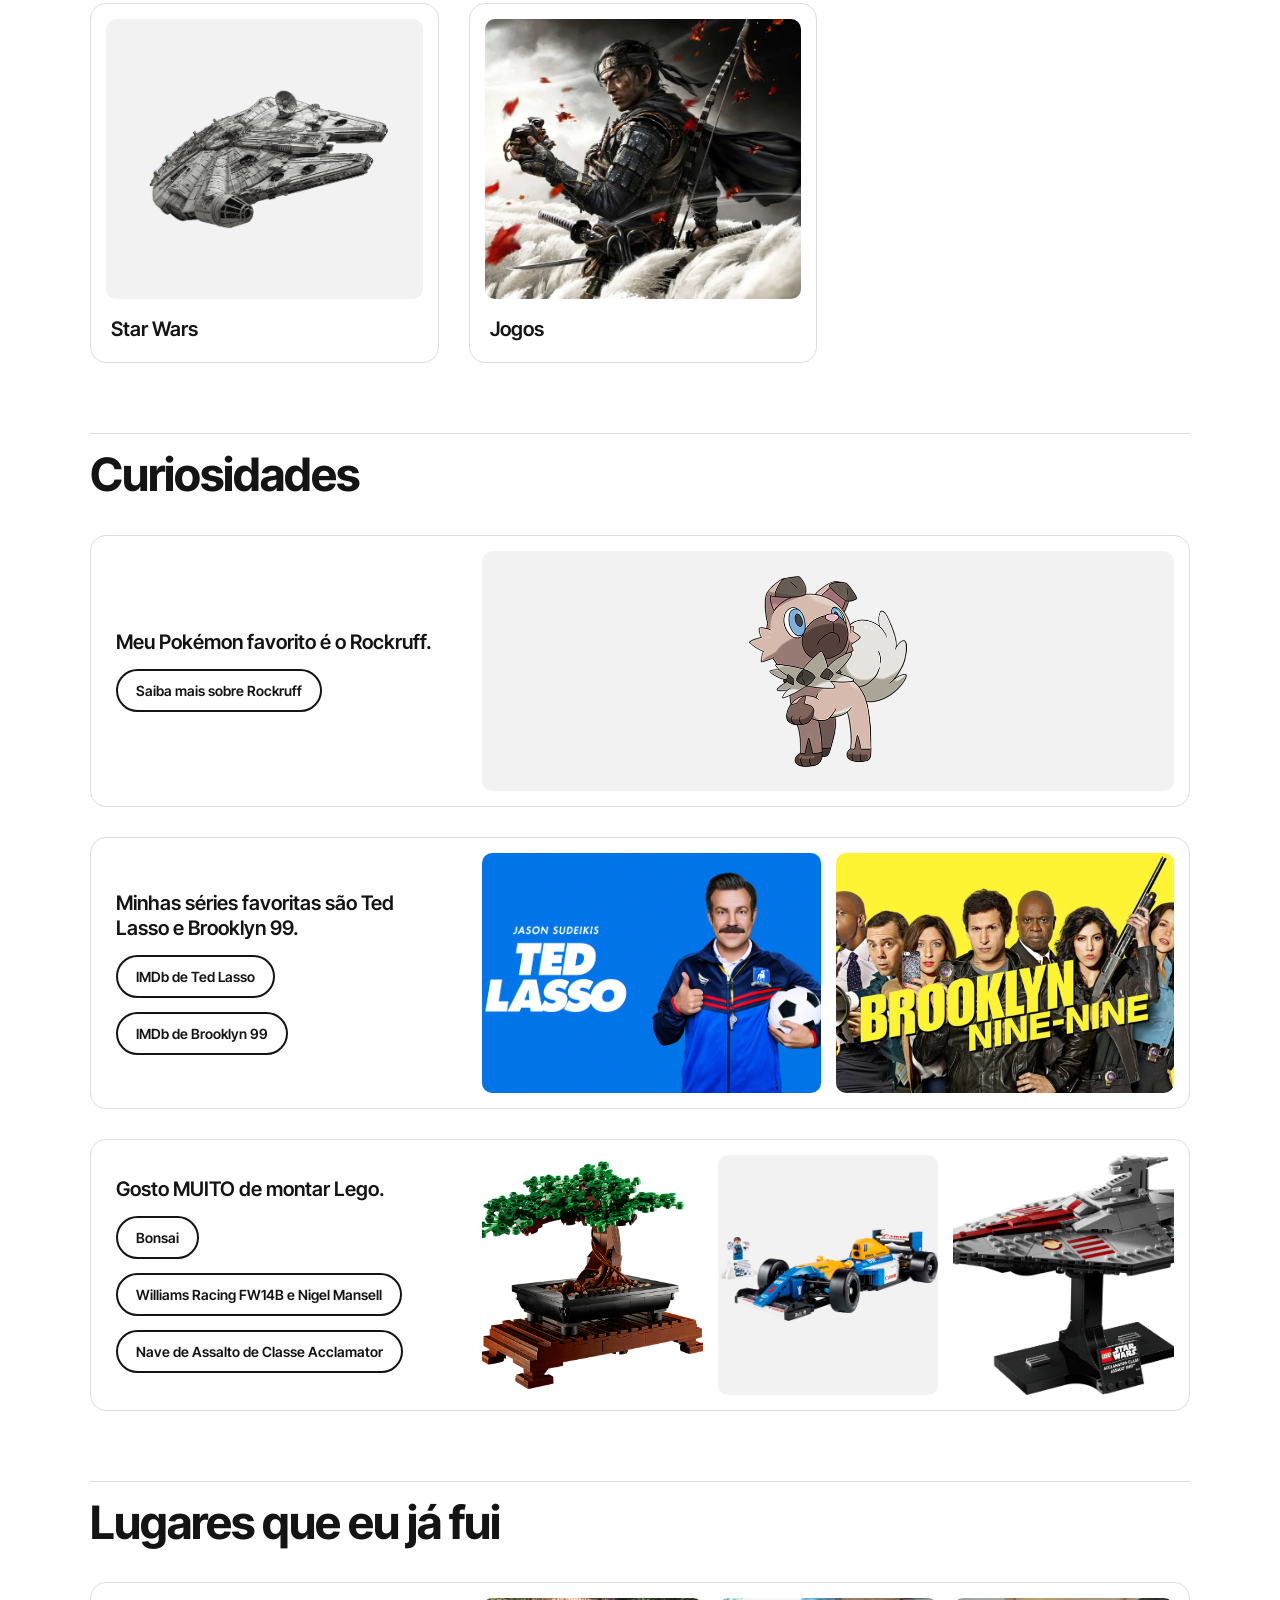
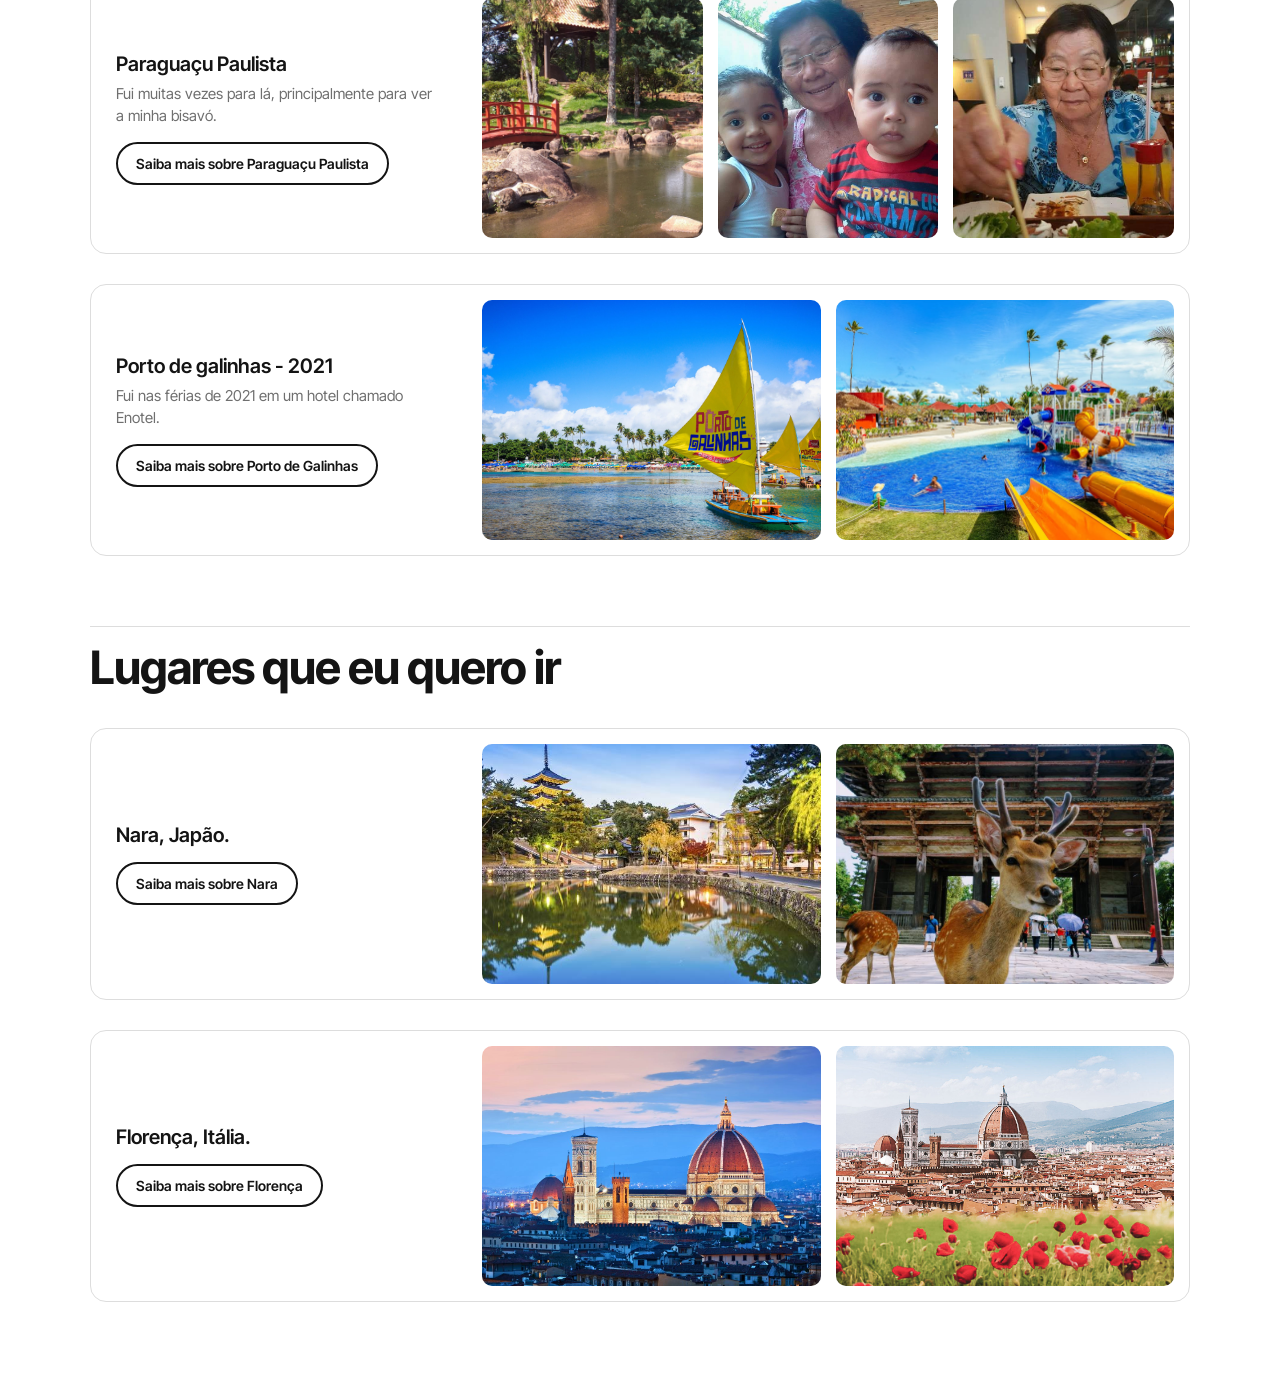
<file: Yuji.html>
<!DOCTYPE html>
<html lang="pt-BR">
<head>
  <meta charset="UTF-8">
  <meta name="viewport" content="width=device-width, initial-scale=1.0">
  <title>Yuji</title>
  <link rel="icon" href="fotosYuji/yuji.png">
  <link href="https://fonts.googleapis.com/css2?family=Inter+Tight:wght@400;500;600;700;800&display=swap" rel="stylesheet">
  <link rel="stylesheet" href="style.css">
</head>
<body>

  <header>
    <div class="container topo">
      <nav>
        <a href="index.html">Início</a>
        <a href="luisa.html">Luisa</a>
        <a href="monteiro.html">Monteiro</a>
        <a class="ativo" href="yuji.html">Yuji</a>
      </nav>
    </div>
  </header>

  <main>
    <section class="hero">
      <div class="container">
        <div class="hero-grid">
          <div>
            <h1 class="titulo">Miguel<br><span>Yuji</span></h1>
            <p class="bio">Sobre mim, meus gostos, curiosidades e os lugares que já fui e que quero ir.</p>
          </div>
          <img class="retrato" src="fotosYuji/yuji.jpg" alt="Foto de Yuji">
        </div>
      </div>
    </section>

    <section class="secao">
      <div class="container">
        <hr>
        <h2>Sobre mim</h2>
        <div class="infos">
          <div class="info">
            <span class="legenda">Nome completo</span>
            <span class="valor">Miguel Yuji de Brito</span>
          </div>
          <div class="info">
            <span class="legenda">Animais</span>
            <span class="valor">Uma chihuahua (Alice), uma shih-tzu (Boo) e uma calopsita (Joaquim)</span>
          </div>
          <div class="info">
            <span class="legenda">Ocupação</span>
            <span class="valor">Estudante</span>
          </div>
        </div>
        <div class="cards dois">
          <div class="card">
            <img src="fotosYuji/alice.jpeg" alt="Alice, a chihuahua do Yuji">
            <div class="card-info">
              <div>
                <h3>Alice</h3>
                <p>Chihuahua</p>
              </div>
            </div>
          </div>
          <div class="card">
            <img src="fotosYuji/joaquim.jpeg" alt="Joaquim, a calopsita do Yuji">
            <div class="card-info">
              <div>
                <h3>Joaquim</h3>
                <p>Calopsita</p>
              </div>
            </div>
          </div>
        </div>
      </div>
    </section>

    <section class="secao">
      <div class="container">
        <hr>
        <h2>Gostos pessoais</h2>
        <div class="infos cinco">
          <div class="info">
            <span class="legenda laranja">01</span>
            <span class="valor">Star Wars</span>
          </div>
          <div class="info">
            <span class="legenda laranja">02</span>
            <span class="valor">Pokémon</span>
          </div>
          <div class="info">
            <span class="legenda laranja">03</span>
            <span class="valor">Palmeiras</span>
          </div>
          <div class="info">
            <span class="legenda laranja">04</span>
            <span class="valor">Jogos</span>
          </div>
          <div class="info">
            <span class="legenda laranja">05</span>
            <span class="valor">Comida japonesa</span>
          </div>
        </div>
        <div class="cards dois">
          <div class="card">
            <img class="contain" src="fotosYuji/milleniumFalcon.png" alt="Nave Millennium Falcon, de Star Wars">
            <div class="card-info">
              <div>
                <h3>Star Wars</h3>
              </div>
            </div>
          </div>
          <div class="card">
            <img src="fotosYuji/got.webp" alt="Arte de um jogo com um samurai em um campo de grama branca">
            <div class="card-info">
              <div>
                <h3>Jogos</h3>
              </div>
            </div>
          </div>
        </div>
      </div>
    </section>

    <section class="secao">
      <div class="container">
        <hr>
        <h2>Curiosidades</h2>
        <div class="cards">
          <div class="card card-largo">
            <div class="card-info">
              <div>
                <h3>Meu Pokémon favorito é o Rockruff.</h3>
                <a class="botao contorno" href="https://www.pokemon.com/br/pokedex/rockruff" target="_blank">Saiba mais sobre Rockruff</a>
              </div>
            </div>
            <div class="fotos">
              <img class="contain" src="fotosYuji/rockruff.png" alt="Rockruff, o Pokémon favorito do Yuji">
            </div>
          </div>
          <div class="card card-largo">
            <div class="card-info">
              <div>
                <h3>Minhas séries favoritas são Ted Lasso e Brooklyn 99.</h3>
                <a class="botao contorno" href="https://www.imdb.com/pt/title/tt10986410/" target="_blank">IMDb de Ted Lasso</a>
                <a class="botao contorno" href="https://www.imdb.com/pt/title/tt2467372/?ref_=nv_sr_srsg_0_tt_3_nm_5_in_0_q_brookl" target="_blank">IMDb de Brooklyn 99</a>
              </div>
            </div>
            <div class="fotos">
              <img src="fotosYuji/tedLasso.jpg" alt="Ted Lasso">
              <img src="fotosYuji/b99.jpg" alt="Brooklyn 99">
            </div>
          </div>
          <div class="card card-largo">
            <div class="card-info">
              <div>
                <h3>Gosto MUITO de montar Lego.</h3>
                <a class="botao contorno" href="https://www.lego.com/pt-pt/product/bonsai-tree-10281" target="_blank">Bonsai</a>
                <a class="botao contorno" href="https://www.lego.com/pt-pt/product/williams-racing-fw14b-nigel-mansell-10353" target="_blank">Williams Racing FW14B e Nigel Mansell</a>
                <a class="botao contorno" href="https://www.lego.com/pt-pt/product/acclamator-class-assault-ship-75404" target="_blank">Nave de Assalto de Classe Acclamator</a>
              </div>
            </div>
            <div class="fotos">
              <img src="fotosYuji/bonsaiLego.jpg" alt="Bonsai de Lego">
              <img class="contain" src="fotosYuji/legoF1.png" alt="Williams Racing FW14B de Lego">
              <img src="fotosYuji/legoNave.png" alt="Nave de Assalto de Classe Acclamator, de Lego">
            </div>
          </div>
        </div>
      </div>
    </section>

    <section class="secao">
      <div class="container">
        <hr>
        <h2>Lugares que eu já fui</h2>
        <div class="cards">
          <div class="card card-largo">
            <div class="card-info">
              <div>
                <h3>Paraguaçu Paulista</h3>
                <p>Fui muitas vezes para lá, principalmente para ver a minha bisavó.</p>
                <a class="botao contorno" href="https://www.eparaguacu.sp.gov.br/" target="_blank">Saiba mais sobre Paraguaçu Paulista</a>
              </div>
            </div>
            <div class="fotos">
              <img src="fotosYuji/paraguacu.jpg" alt="Paraguaçu Paulista">
              <img src="fotosYuji/bisa1.jpeg" alt="A bisavó do Yuji">
              <img src="fotosYuji/bisa2.jpeg" alt="A bisavó do Yuji">
            </div>
          </div>
          <div class="card card-largo">
            <div class="card-info">
              <div>
                <h3>Porto de galinhas - 2021</h3>
                <p>Fui nas férias de 2021 em um hotel chamado Enotel.</p>
                <a class="botao contorno" href="https://pt.wikipedia.org/wiki/Porto_de_Galinhas" target="_blank">Saiba mais sobre Porto de Galinhas</a>
              </div>
            </div>
            <div class="fotos">
              <img src="fotosYuji/porto_galinhas.jpg" alt="Porto de Galinhas">
              <img src="fotosYuji/enotel.webp" alt="Hotel Enotel, em Porto de Galinhas">
            </div>
          </div>
        </div>
      </div>
    </section>

    <section class="secao">
      <div class="container">
        <hr>
        <h2>Lugares que eu quero ir</h2>
        <div class="cards">
          <div class="card card-largo">
            <div class="card-info">
              <div>
                <h3>Nara, Japão.</h3>
                <a class="botao contorno" href="https://pt.wikipedia.org/wiki/Nara_(cidade)" target="_blank">Saiba mais sobre Nara</a>
              </div>
            </div>
            <div class="fotos">
              <img src="fotosYuji/nara.jpg" alt="Nara, Japão">
              <img src="fotosYuji/nara2.jpg" alt="Nara, Japão">
            </div>
          </div>
          <div class="card card-largo">
            <div class="card-info">
              <div>
                <h3>Florença, Itália.</h3>
                <a class="botao contorno" href="https://pt.wikipedia.org/wiki/Floren%C3%A7a" target="_blank">Saiba mais sobre Florença</a>
              </div>
            </div>
            <div class="fotos">
              <img src="fotosYuji/florenca.jpg" alt="Florença, Itália">
              <img src="fotosYuji/florenca2.jpg" alt="Florença, Itália">
            </div>
          </div>
        </div>
      </div>
    </section>
  </main>

</body>
</html>
</file>
<file: style.css>
/* ===== Geral ===== */
* {
  box-sizing: border-box;
}

body {
  margin: 0;
  font-family: "Inter Tight", Arial, sans-serif;
  font-size: 16px;
  line-height: 1.5;
  color: #141414;
  background-color: white;
}

a {
  color: #141414;
  text-decoration: none;
}

a:focus {
  color: #ff4d1f;
  text-decoration: underline;
}

h1, h2, h3, p {
  margin: 0;
}

img {
  display: block;
  max-width: 100%;
}

.container {
  width: 90%;
  max-width: 1100px;
  margin: 0 auto;
}


/* ===== Cabeçalho ===== */
header {
  border-bottom: 1px solid #dddddd;
}

.topo {
  padding: 18px 0;
}

nav {
  display: flex;
  flex-wrap: wrap;
  justify-content: center;
  gap: 28px;
  font-size: 15px;
  font-weight: 500;
}

nav a:hover,
nav a.ativo {
  color: #ff4d1f;
}


/* ===== Botões ===== */
.botao {
  display: inline-block;
  margin: 14px 8px 0 0;
  padding: 9px 18px;
  background-color: #ff4d1f;
  border: 2px solid #ff4d1f;
  border-radius: 50px;
  color: white;
  font-size: 14px;
  font-weight: 600;
}

.botao:hover {
  background-color: #e63d10;
  border-color: #e63d10;
}

.botao.contorno {
  background-color: white;
  border-color: #141414;
  color: #141414;
}

.botao.contorno:hover {
  background-color: #141414;
  color: white;
}


/* ===== Topo da página (hero) ===== */
.hero {
  padding: 60px 0 40px 0;
  border-bottom: 1px solid #dddddd;
}

.hero.inicio {
  padding-bottom: 20px;
  border-bottom: 0;
  text-align: center;
}

main {
  padding-bottom: 80px;
}

.hero-grid {
  display: flex;
  justify-content: space-between;
  align-items: center;
  flex-wrap: wrap;
  gap: 40px;
}

.titulo {
  font-size: 84px;
  font-weight: 800;
  line-height: 1.05;
  letter-spacing: -2px;
  text-transform: uppercase;
}

.titulo.grande {
  font-size: 100px;
}

.titulo span {
  color: #ff4d1f;
}

.hero.inicio .bio {
  margin: 20px auto 0 auto;
}

.bio {
  max-width: 500px;
  margin-top: 20px;
  font-size: 19px;
  color: #6f6f6f;
}

/* foto de perfil */
.retrato {
  width: 280px;
  height: 360px;
  object-fit: cover;
  border-radius: 16px;
}


/* ===== Seções ===== */
.secao {
  padding-top: 70px;
}

hr {
  margin: 0;
  border: 0;
  border-top: 1px solid #dddddd;
}

.secao h2 {
  margin: 15px 0 35px 0;
  font-size: 46px;
  font-weight: 700;
  line-height: 1.1;
  letter-spacing: -1px;
}

.subtitulo {
  margin: 50px 0 25px 0;
  font-size: 28px;
  font-weight: 600;
}

.secao h2 + .subtitulo {
  margin-top: 0;
}

.texto {
  max-width: 760px;
  font-size: 24px;
  line-height: 1.4;
}

.texto + .texto {
  margin-top: 18px;
  color: #6f6f6f;
}


/* ===== Caixinhas de informação ===== */
.infos {
  display: grid;
  grid-template-columns: repeat(3, 1fr);
  gap: 30px;
}

.infos.quatro {
  grid-template-columns: repeat(4, 1fr);
}

.infos.cinco {
  grid-template-columns: repeat(5, 1fr);
}

.info {
  padding: 22px;
  border: 1px solid #dddddd;
  border-radius: 12px;
}

.legenda {
  display: block;
  margin-bottom: 8px;
  font-size: 13px;
  color: #6f6f6f;
}

.legenda.laranja {
  color: #ff4d1f;
  font-weight: 700;
}

.valor {
  display: block;
  font-size: 24px;
  font-weight: 700;
  line-height: 1.2;
}

.info.com-imagem {
  display: flex;
  align-items: center;
}

.info.com-imagem img {
  width: 100%;
}


/* ===== Cards ===== */
.cards {
  display: grid;
  grid-template-columns: repeat(3, 1fr);
  gap: 30px;
}

.cards.quatro {
  grid-template-columns: repeat(4, 1fr);
}

.cards.dois {
  grid-template-columns: repeat(2, 1fr);
  max-width: 727px;
}

.infos + .cards {
  margin-top: 30px;
}

.cards.perfis {
  margin-top: 60px;
  text-align: left;
}

.card {
  display: flex;
  flex-direction: column;
  transition: margin 0.2s;
  padding: 15px;
  border: 1px solid #dddddd;
  border-radius: 16px;
  background-color: white;
}

/* ao passar o mouse, o card sobe um pouquinho */
.card:hover {
  margin-top: -6px;
  margin-bottom: 6px;
}

/* todas as fotos com o mesmo tamanho */
.card > img,
.fotos img {
  width: 100%;
  height: 280px;
  object-fit: cover;
  border-radius: 10px;
}

.cards.quatro .card > img {
  height: 240px;
}

.cards.perfis .card > img {
  height: 340px;
}

/* capas, logos e PNGs sem fundo: mostra inteiro */
.card > img.contain,
.fotos img.contain {
  object-fit: contain;
  background-color: #f2f2f2;
}

.card-info {
  display: flex;
  flex: 1;
  justify-content: space-between;
  align-items: flex-start;
  gap: 10px;
  padding: 18px 5px 5px 5px;
}

.card-info h3 {
  font-size: 20px;
  font-weight: 600;
  line-height: 1.25;
}

.card-info p {
  margin-top: 6px;
  font-size: 15px;
  color: #6f6f6f;
}

/* card largo: texto de um lado e fotos do outro */
.card.card-largo {
  grid-column: 1 / -1;
  display: grid;
  grid-template-columns: 1fr 2fr;
  gap: 30px;
  align-items: center;
}

.card-largo .card-info {
  padding: 10px;
}

.fotos {
  display: grid;
  grid-template-columns: repeat(auto-fit, minmax(150px, 1fr));
  gap: 15px;
}

.fotos img {
  height: 240px;
}


/* ===== Galeria de fotos (Luisa) ===== */
.destino-topo {
  display: flex;
  flex-wrap: wrap;
  align-items: center;
  gap: 10px 20px;
  margin-bottom: 20px;
}

.destino-topo h3 {
  font-size: 34px;
  font-weight: 700;
  letter-spacing: -1px;
}

.destino-topo .botao {
  margin: 0;
}

.galeria {
  display: grid;
  grid-template-columns: repeat(4, 1fr);
  gap: 15px;
  margin-bottom: 60px;
}

.galeria img {
  width: 100%;
  border-radius: 10px;
  transition: margin 0.2s;
}

/* ao passar o mouse, a foto sobe um pouquinho */
.galeria img:hover {
  margin-top: -6px;
  margin-bottom: 6px;
}

/* primeira foto maior: 1 grande + 12 pequenas = 4 colunas certinhas */
.galeria img:first-child {
  grid-column: span 2;
  grid-row: span 2;
}


/* ===== Telas menores ===== */
@media (max-width: 900px) {
  .titulo {
    font-size: 60px;
  }

  .titulo.grande {
    font-size: 60px;
  }

  .secao h2 {
    font-size: 36px;
  }

  .cards,
  .cards.quatro {
    grid-template-columns: repeat(2, 1fr);
  }

  .infos.quatro,
  .infos.cinco {
    grid-template-columns: repeat(2, 1fr);
  }

  .card.card-largo {
    grid-template-columns: 1fr;
  }
}

@media (max-width: 600px) {
  .titulo {
    font-size: 44px;
  }

  .titulo.grande {
    font-size: 40px;
  }

  .retrato {
    width: 240px;
    height: 320px;
  }

  .cards,
  .cards.dois,
  .cards.quatro,
  .cards.perfis {
    grid-template-columns: 1fr;
  }

  .infos,
  .infos.quatro,
  .infos.cinco {
    grid-template-columns: 1fr;
  }

  .galeria {
    grid-template-columns: repeat(2, 1fr);
  }

  .texto {
    font-size: 20px;
  }
}
</file>
